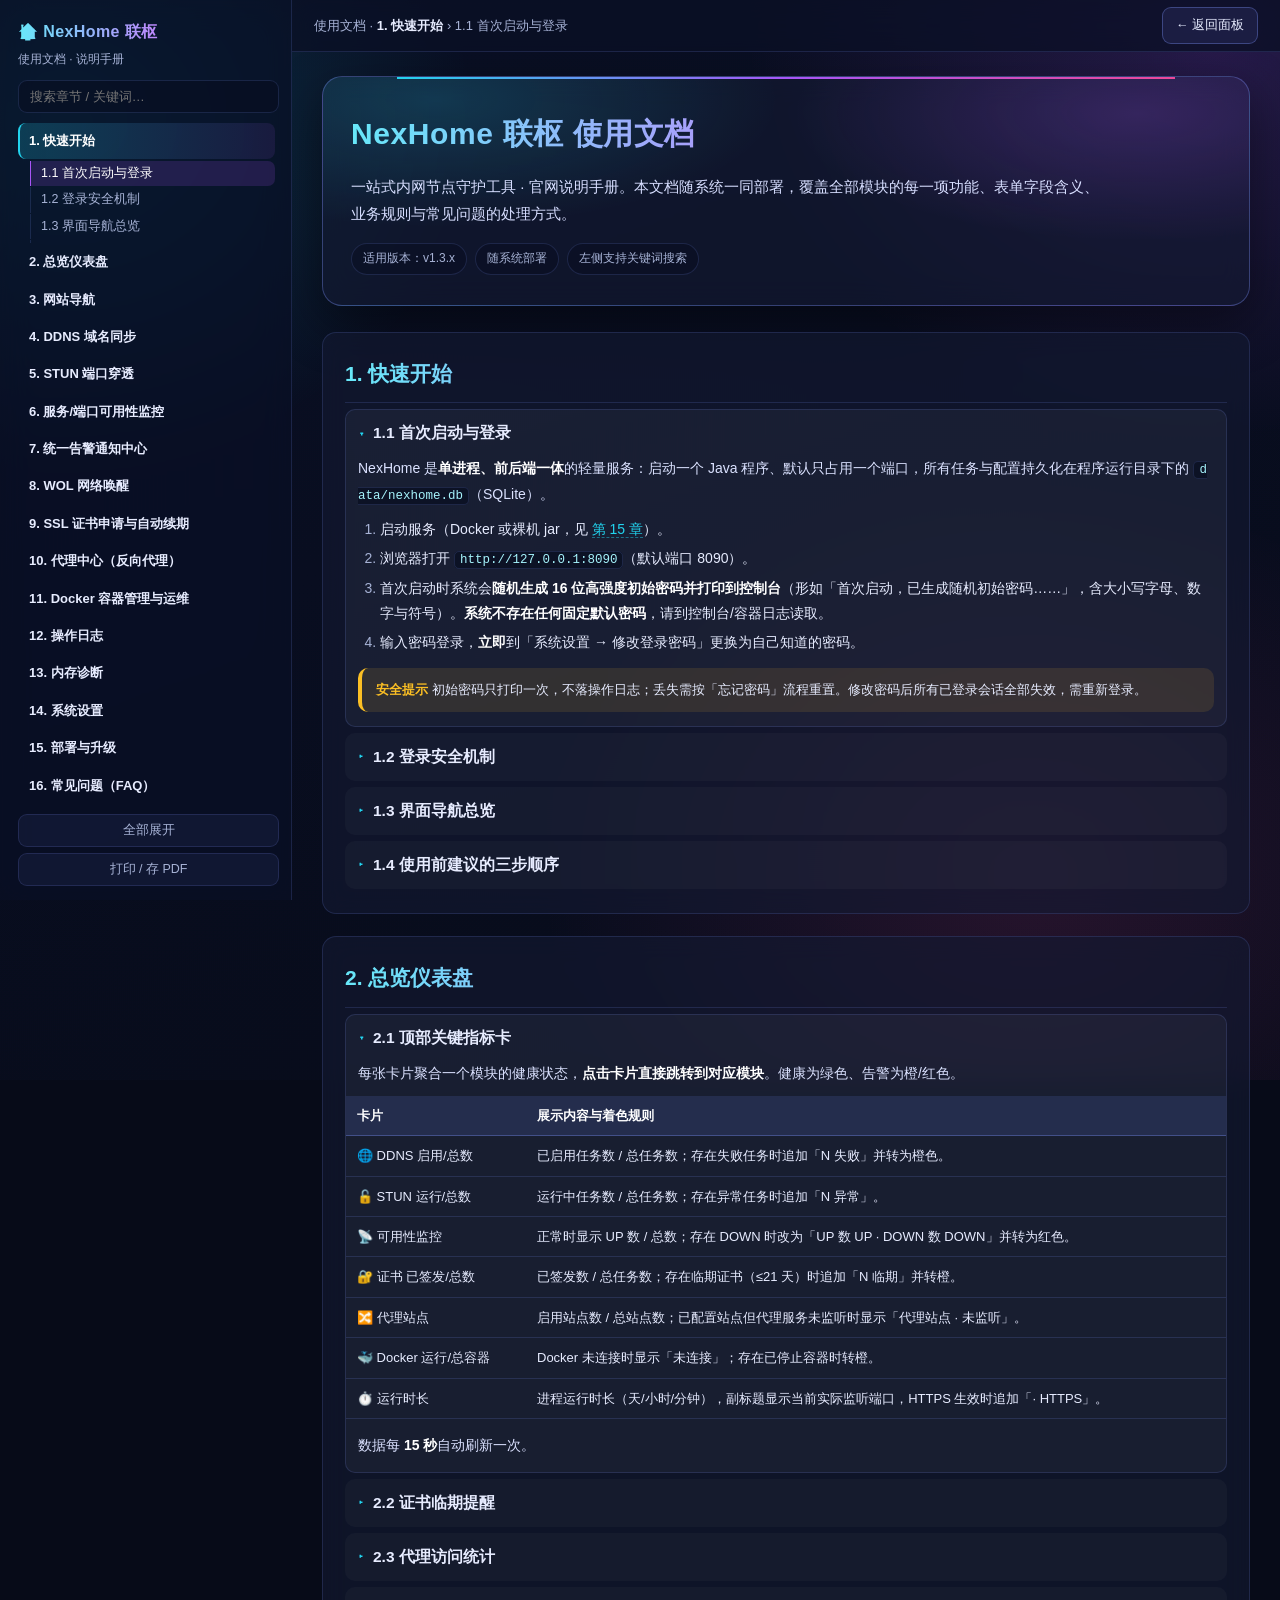
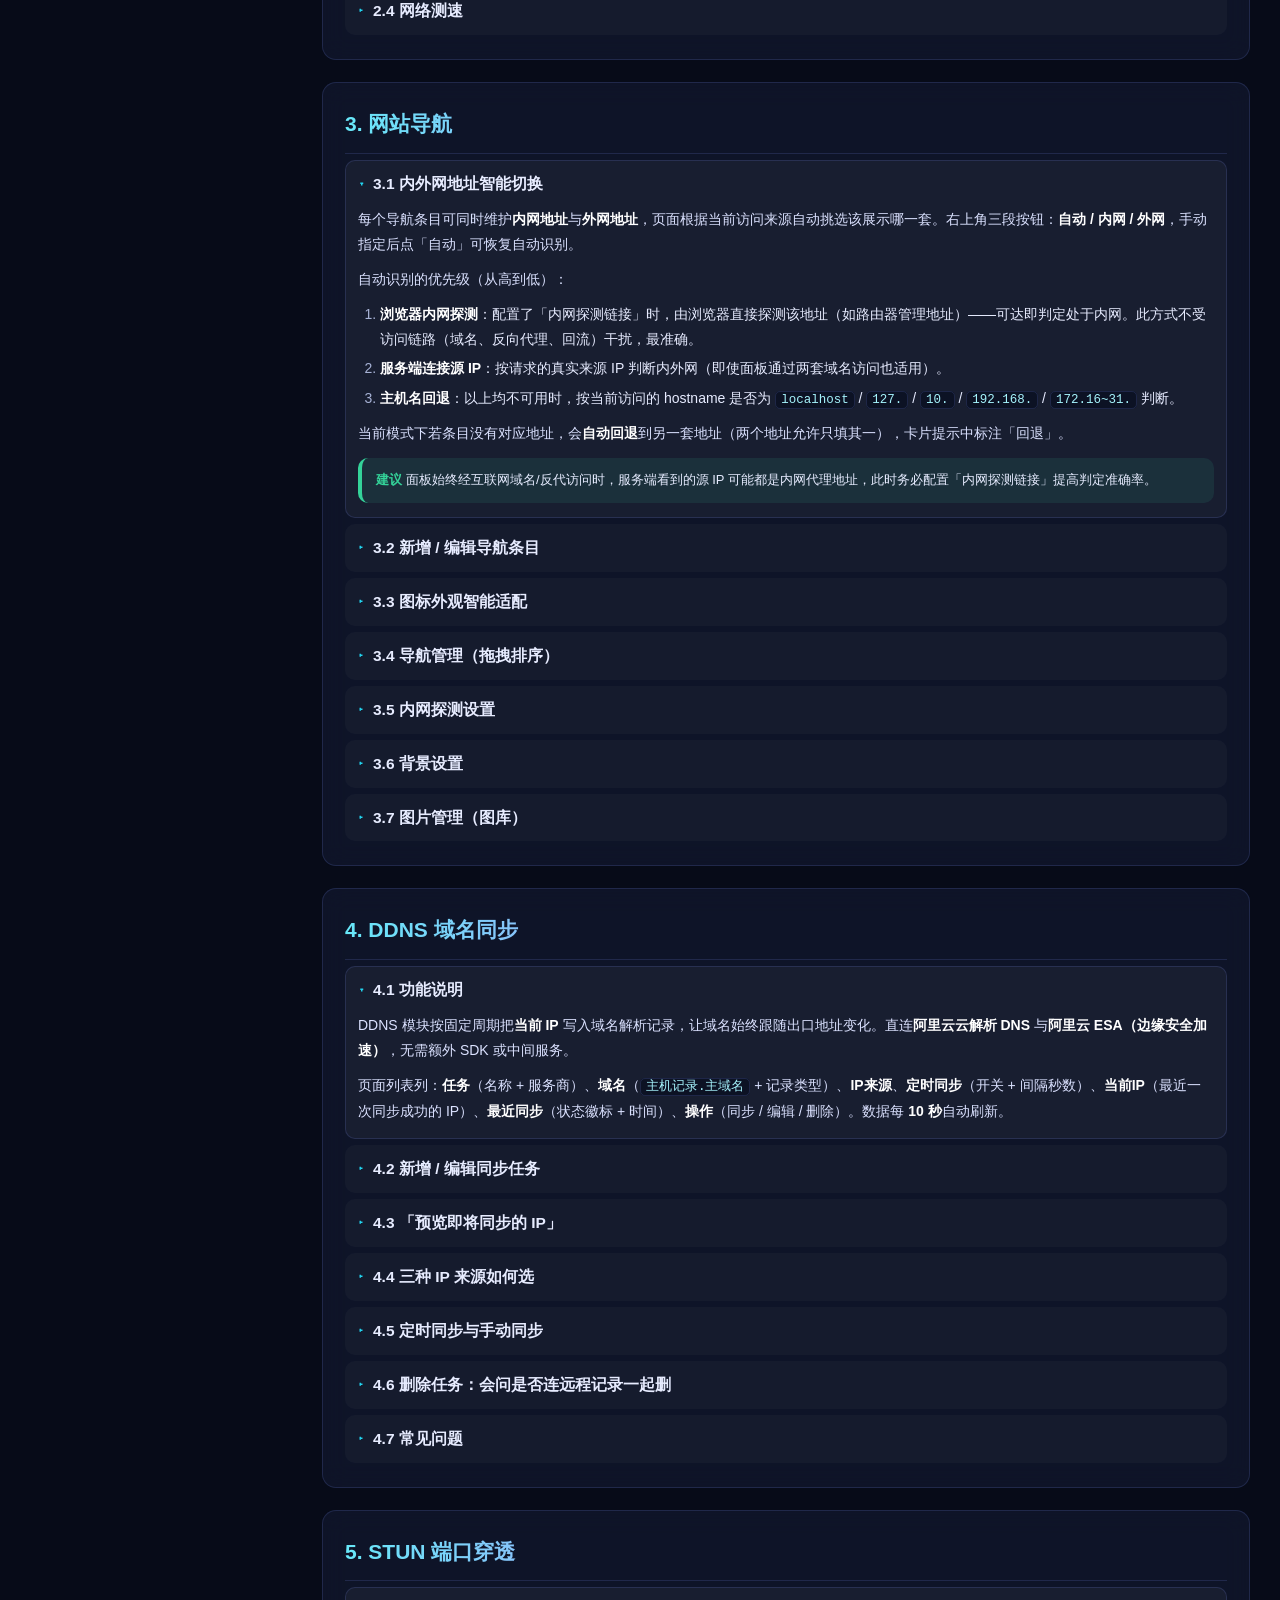
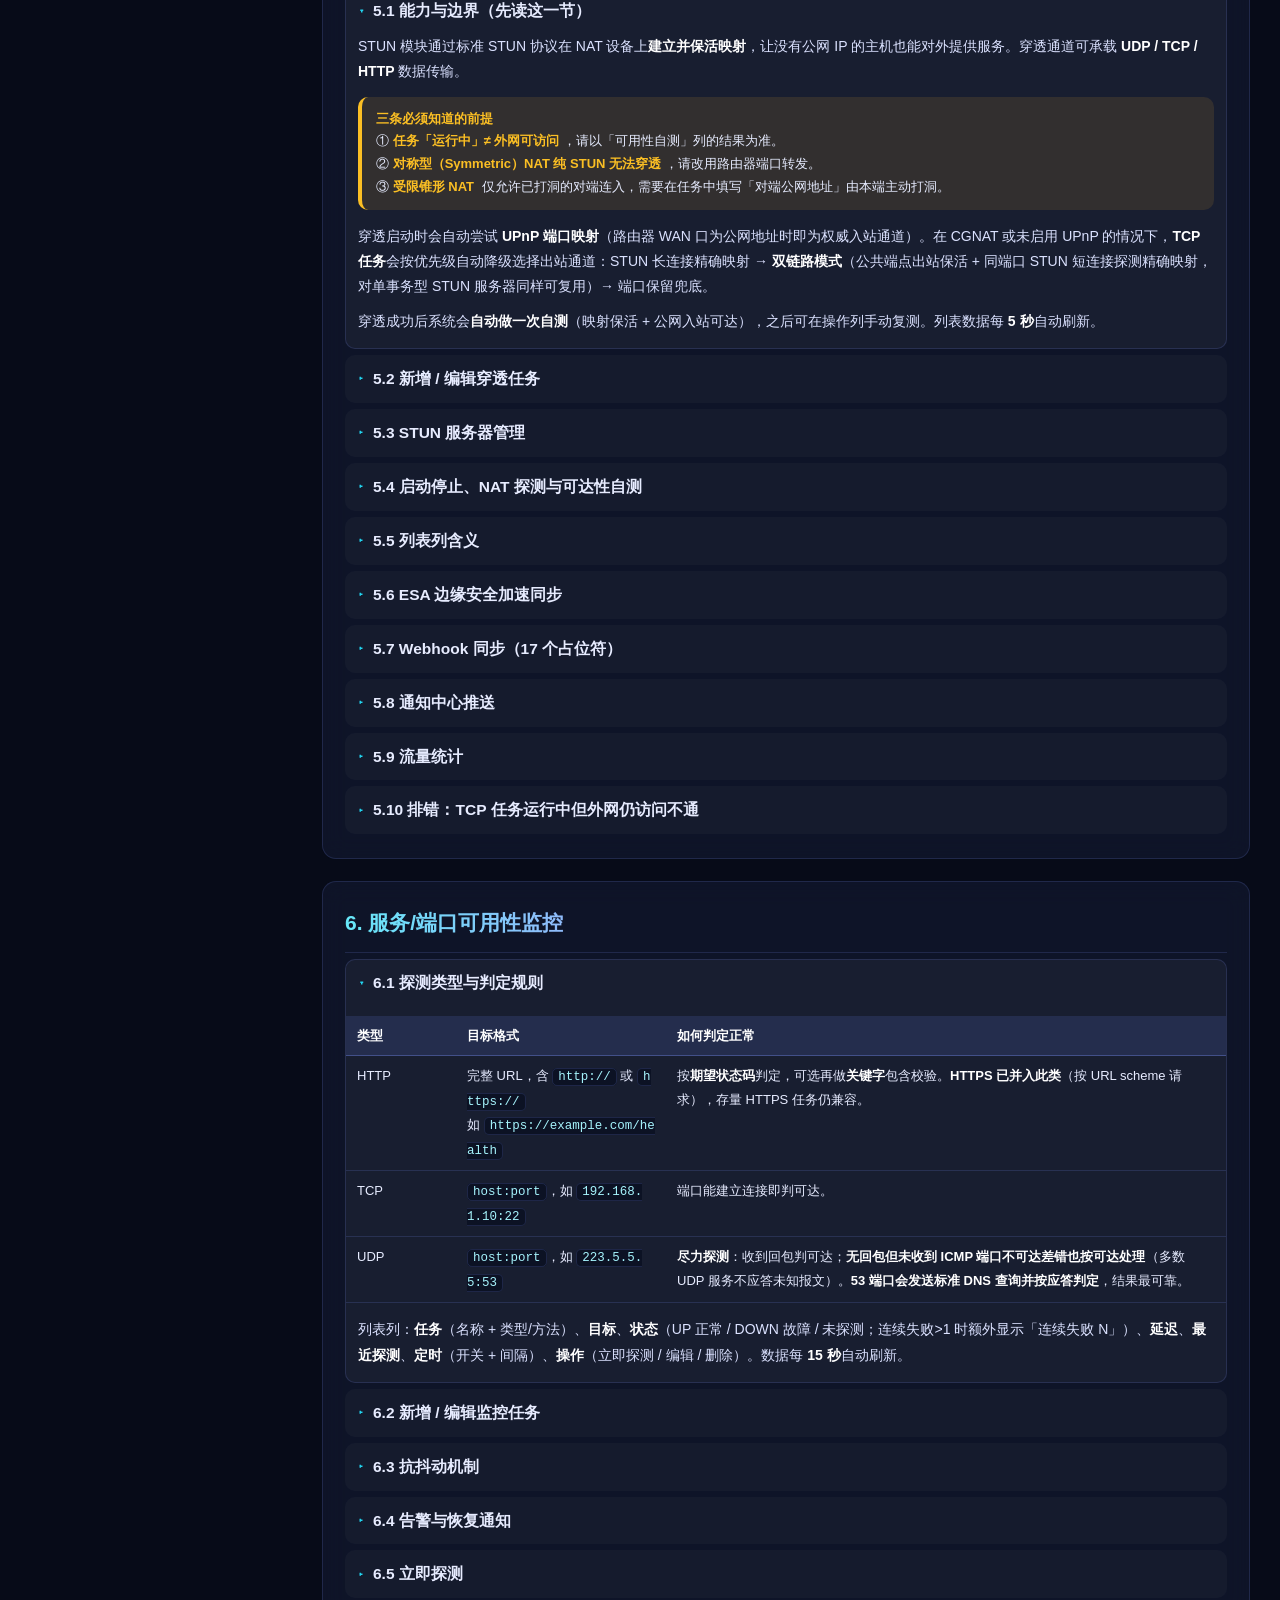
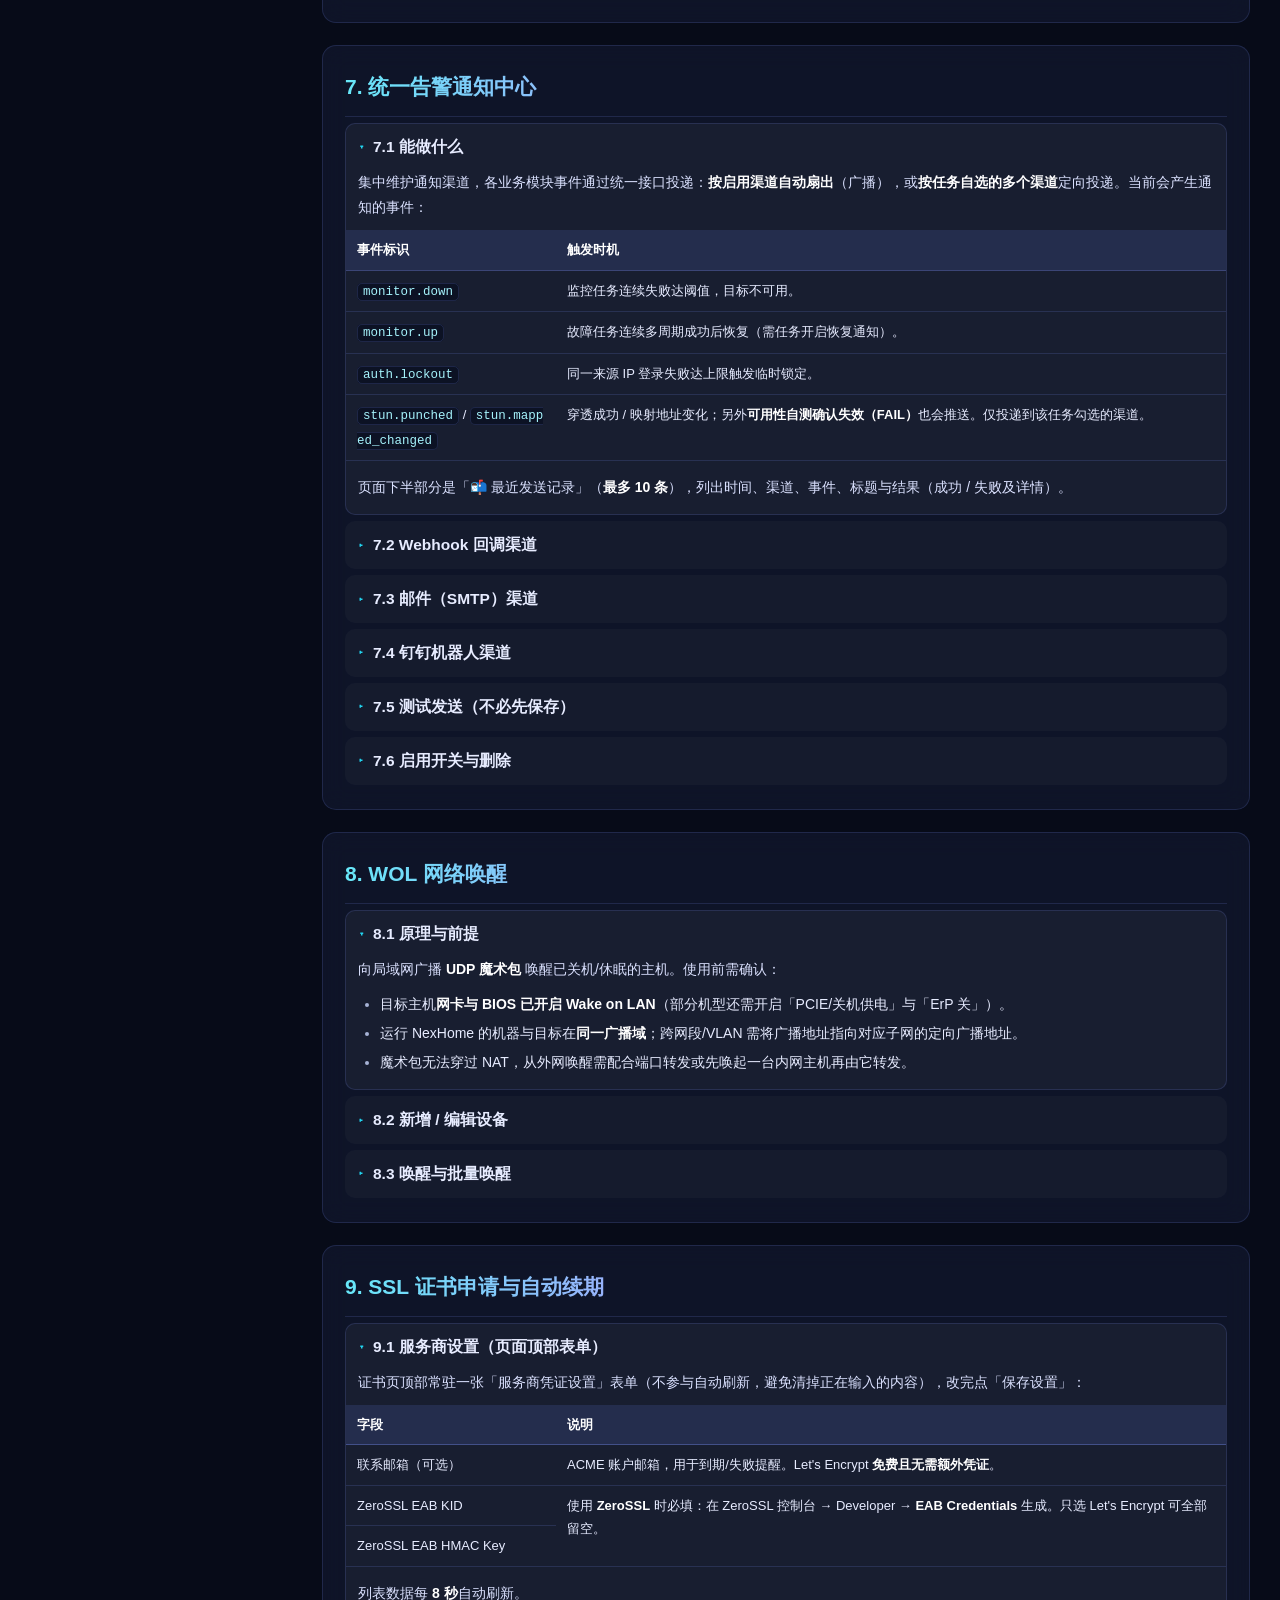
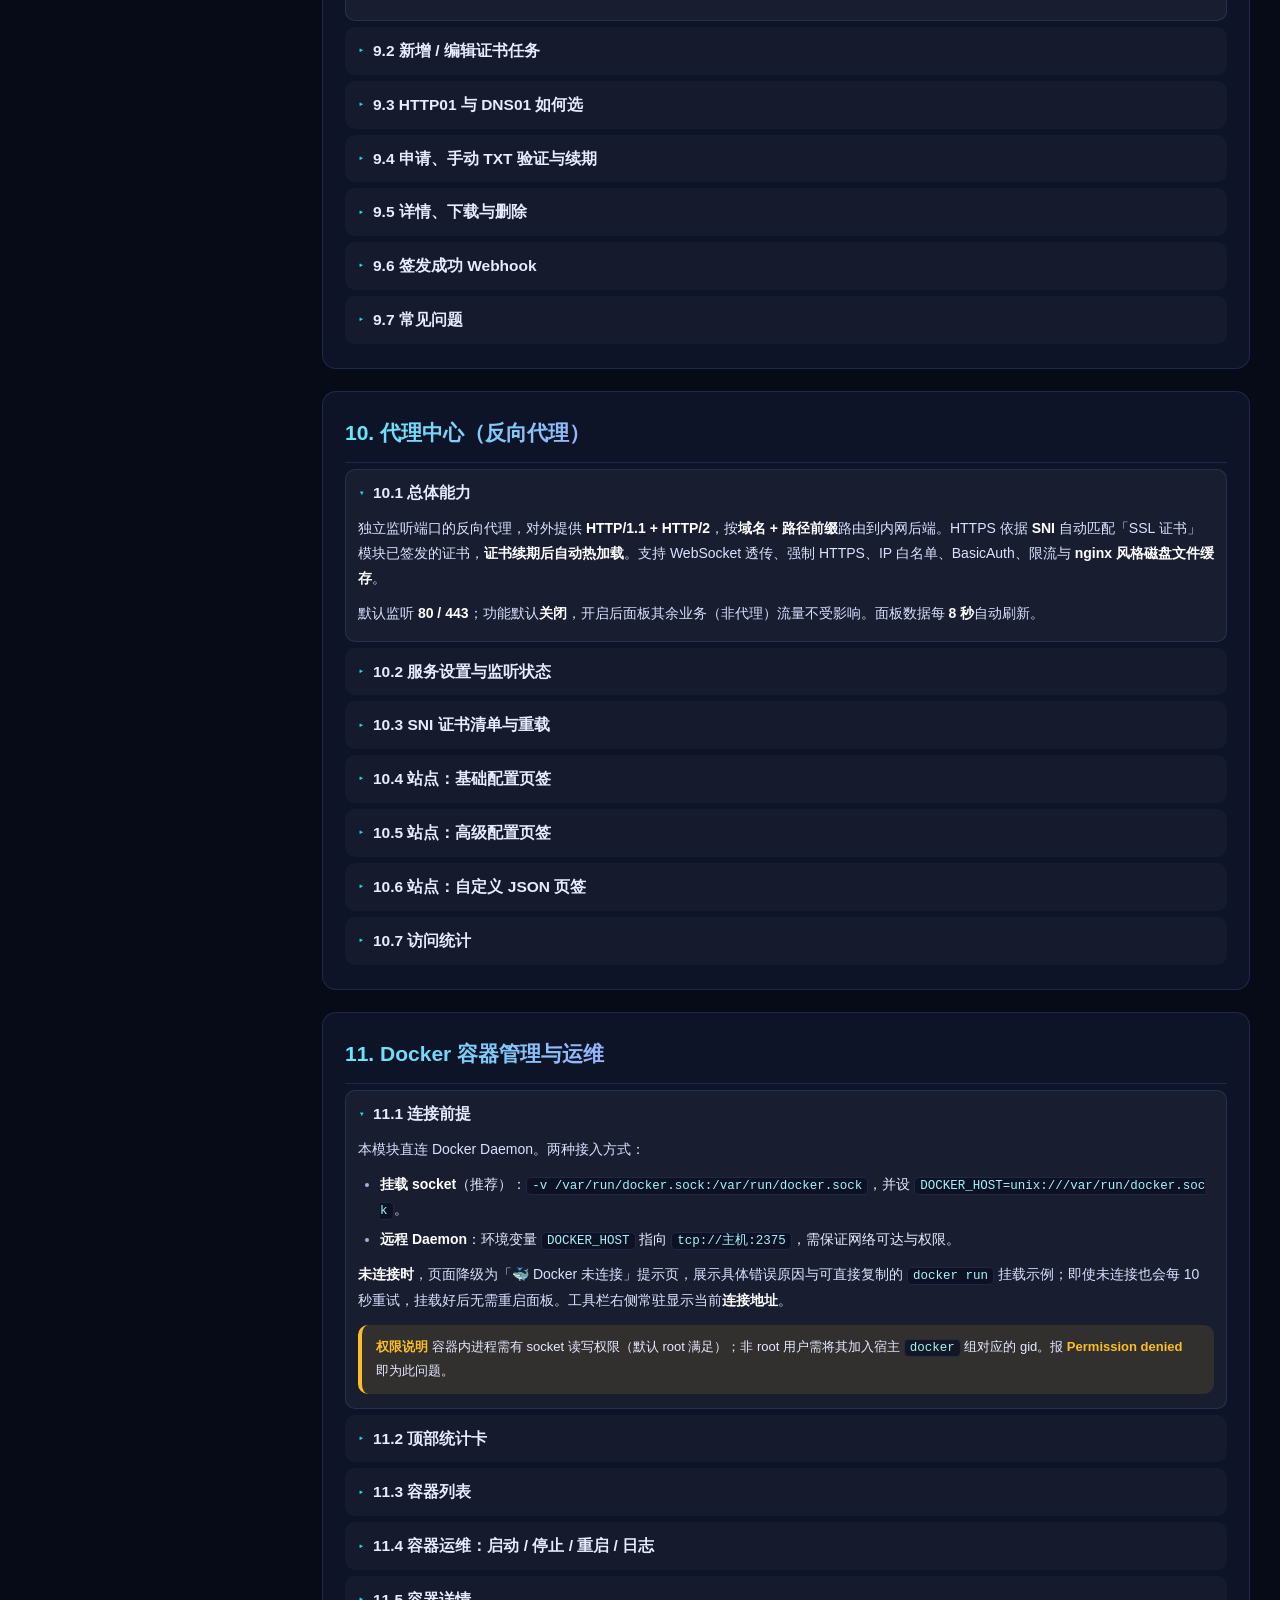
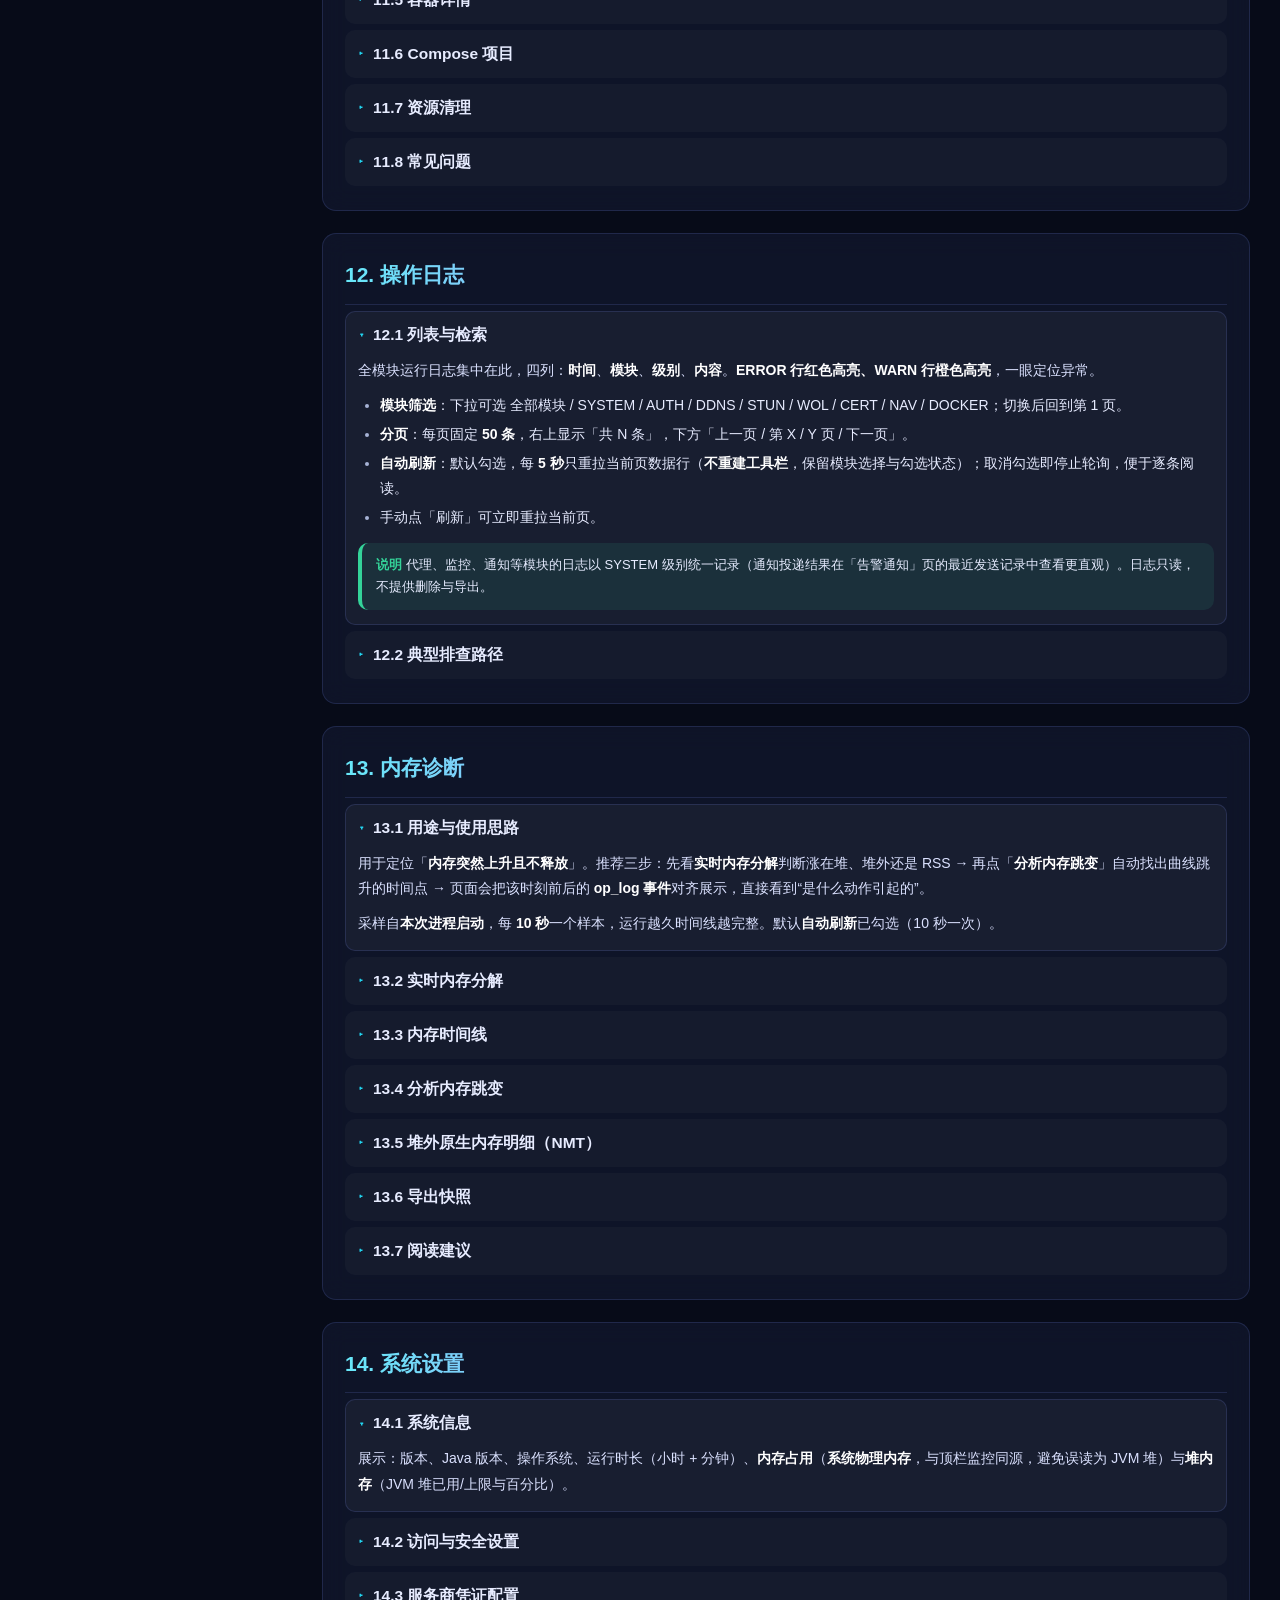
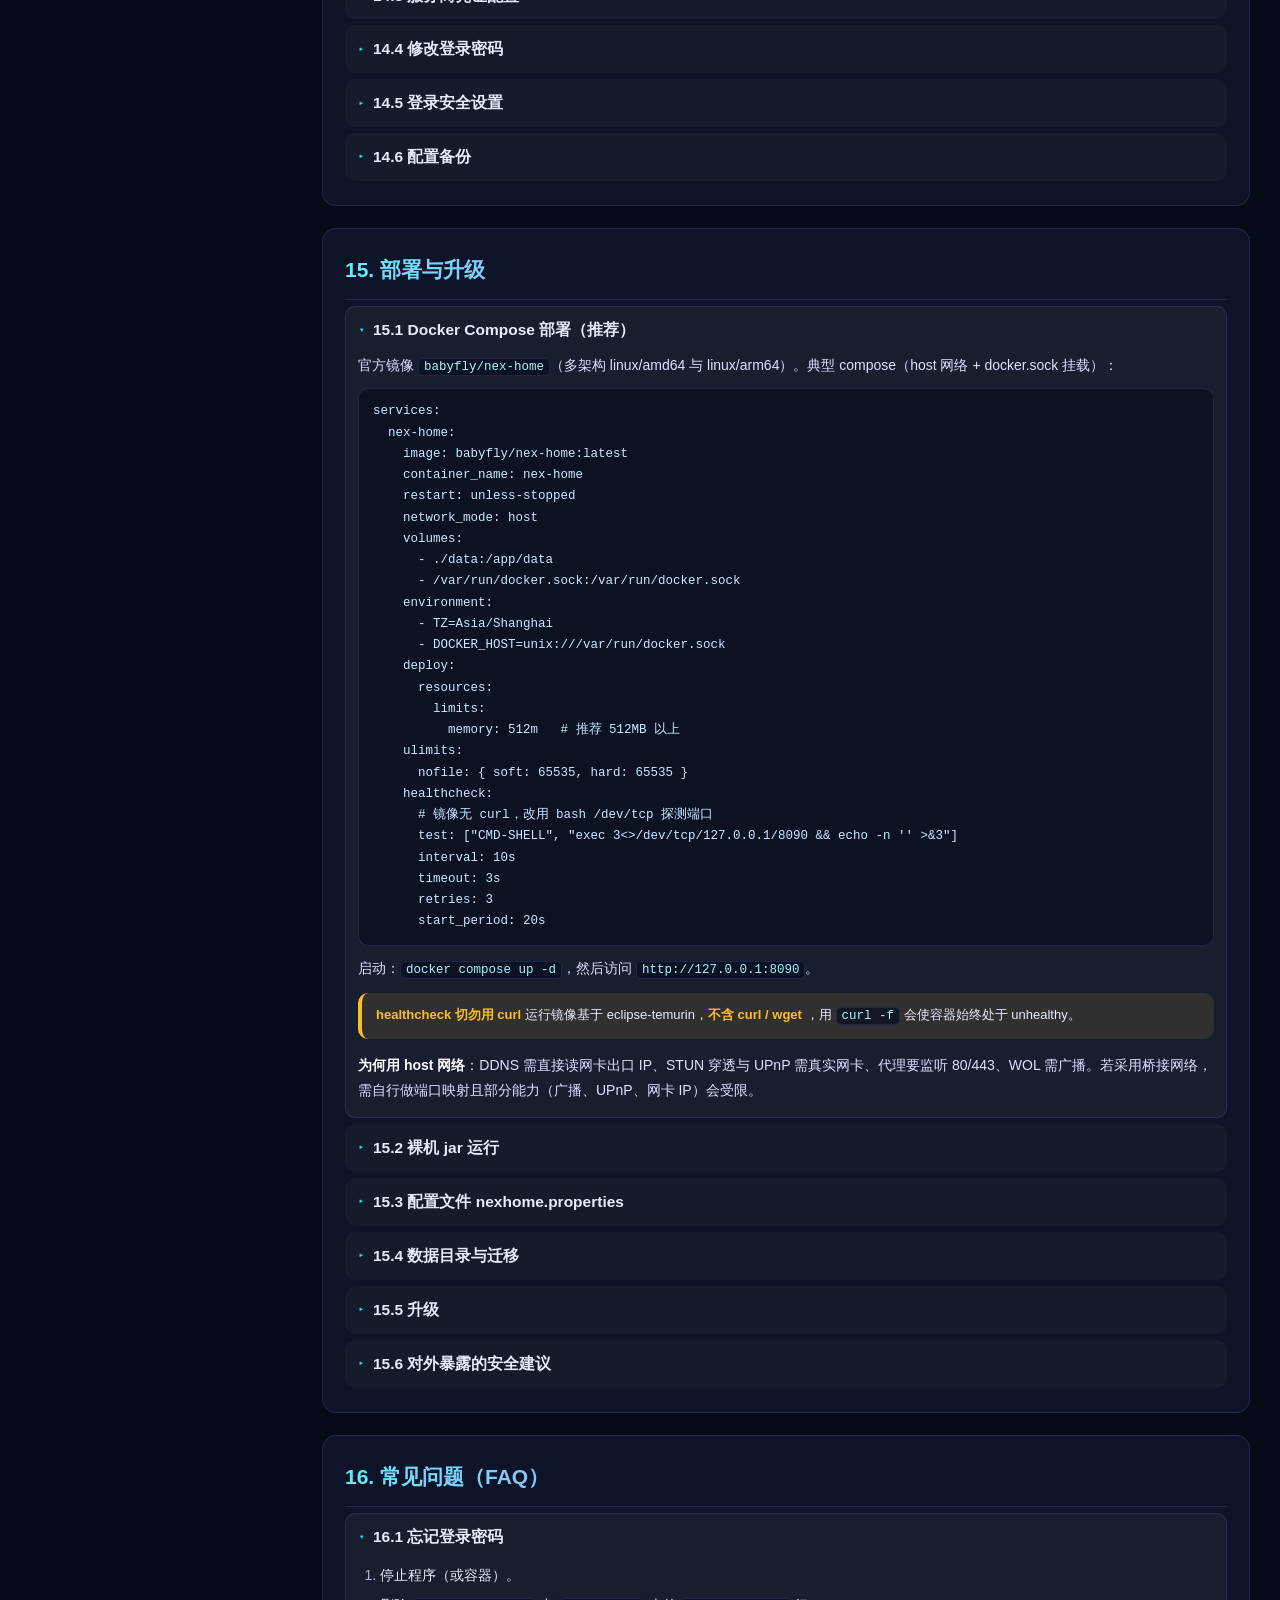
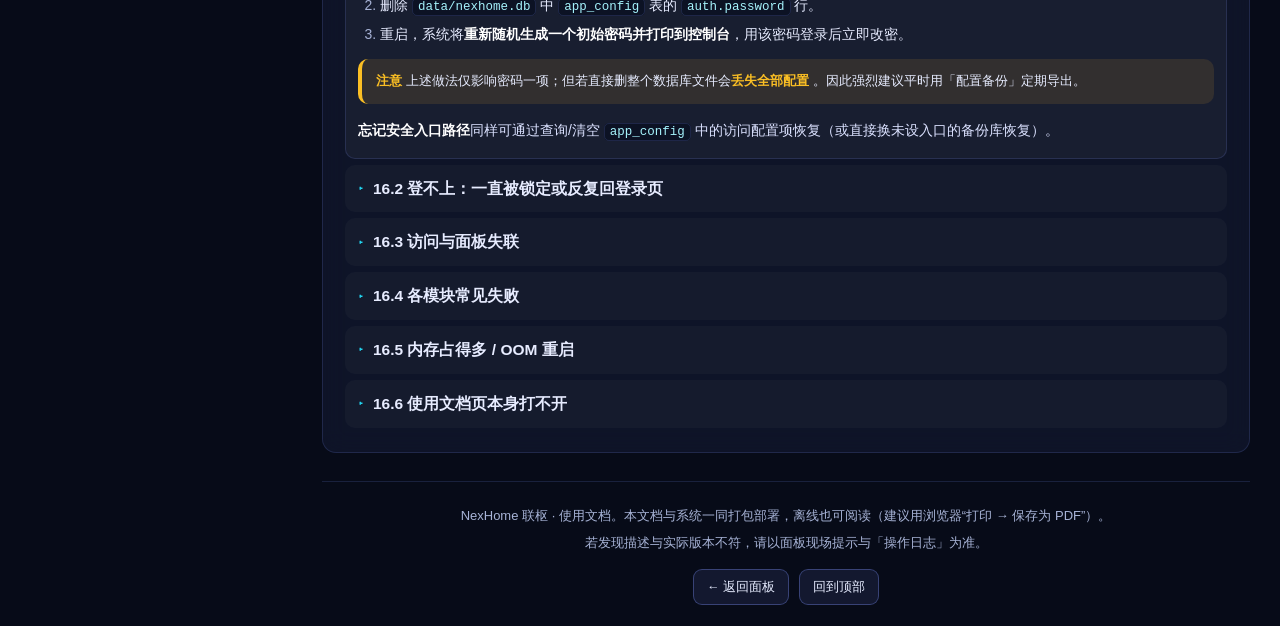
<file: src/main/resources/web/docs.html>
<!DOCTYPE html>
<html lang="zh-CN">
<head>
    <meta charset="UTF-8">
    <meta name="viewport" content="width=device-width, initial-scale=1.0">
    <title>NexHome 联枢 · 使用文档</title>
    <link rel="stylesheet" href="docs.css">
    <link rel="icon" href="data:image/svg+xml,<svg xmlns='http://www.w3.org/2000/svg' viewBox='0 0 100 100'><text y='.9em' font-size='90'>📖</text></svg>">
</head>
<body>
<div class="doc-shell">

    <!-- 左侧目录 -->
    <aside class="doc-side" id="docSide">
        <div class="doc-side-head">
            <div class="doc-logo">🏠 NexHome 联枢</div>
            <div class="doc-sub">使用文档 · 说明手册</div>
            <input type="search" id="docSearch" placeholder="搜索章节 / 关键词…" autocomplete="off">
        </div>
        <nav class="doc-toc" id="docToc"></nav>
        <div class="doc-side-foot">
            <button type="button" class="doc-linkbtn" id="btnExpandAll">全部展开</button>
            <button type="button" class="doc-linkbtn" id="btnPrint">打印 / 存 PDF</button>
        </div>
    </aside>

    <!-- 正文 -->
    <main class="doc-main">
        <header class="doc-topbar">
            <button type="button" class="doc-burger" id="btnMenu">☰</button>
            <span class="doc-crumb" id="docCrumb">使用文档</span>
            <div class="doc-topbar-actions">
                <a class="doc-btn" id="btnBackPanel" href="index.html">← 返回面板</a>
            </div>
        </header>

        <article class="doc-article">
            <div class="doc-hero">
                <h1>NexHome 联枢 使用文档</h1>
                <p class="doc-lead">一站式内网节点守护工具 · 官网说明手册。本文档随系统一同部署，覆盖全部模块的每一项功能、表单字段含义、业务规则与常见问题的处理方式。</p>
                <div class="doc-hero-meta">
                    <span>适用版本：v1.3.x</span>
                    <span>随系统部署</span>
                    <span>左侧支持关键词搜索</span>
                </div>
            </div>

            <section class="doc-sec" id="sec-start">
                <h2>1. 快速开始</h2>
                <details class="doc-sub-sec" open>
                    <summary><h3>1.1 首次启动与登录</h3></summary>
                    <p>NexHome 是<b>单进程、前后端一体</b>的轻量服务：启动一个 Java 程序、默认只占用一个端口，所有任务与配置持久化在程序运行目录下的 <code>data/nexhome.db</code>（SQLite）。</p>
                    <ol>
                        <li>启动服务（Docker 或裸机 jar，见 <a href="#sec-deploy">第 15 章</a>）。</li>
                        <li>浏览器打开 <code>http://127.0.0.1:8090</code>（默认端口 8090）。</li>
                        <li>首次启动时系统会<b>随机生成 16 位高强度初始密码并打印到控制台</b>（形如「首次启动，已生成随机初始密码……」，含大小写字母、数字与符号）。<b>系统不存在任何固定默认密码</b>，请到控制台/容器日志读取。</li>
                        <li>输入密码登录，<b>立即</b>到「系统设置 → 修改登录密码」更换为自己知道的密码。</li>
                    </ol>
                    <div class="doc-note warn"><b>安全提示</b>初始密码只打印一次，不落操作日志；丢失需按「忘记密码」流程重置。修改密码后所有已登录会话全部失效，需重新登录。</div>
                </details>
                <details class="doc-sub-sec">
                    <summary><h3>1.2 登录安全机制</h3></summary>
                    <table>
                        <thead><tr><th style="width:170px">机制</th><th>说明</th></tr></thead>
                        <tbody>
                        <tr><td>失败锁定</td><td>同一来源 IP 连续登录失败达到上限（默认 <b>3 次</b>）后，该 IP 临时锁定 <b>30 分钟</b>；成功登录后计数清零。阈值与时长可在「系统设置 → 登录安全设置」调整（次数 1~100，时长 1~1440 分钟）。失败计数为进程内存态，<b>重启进程后归零</b>。触发锁定时会向通知中心已启用渠道推送 <code>auth.lockout</code> 告警。</td></tr>
                        <tr><td>单点登录</td><td>系统强制单点登录：新设备登录会自动注销之前的会话，旧标签页再次请求将被踢回登录页。</td></tr>
                        <tr><td>会话有效期</td><td>登录后颁发的 Token 有效期 <b>24 小时</b>，过期后需重新登录。</td></tr>
                        <tr><td>接口鉴权</td><td>除登录与登录状态检查外，所有 <code>/api/**</code> 接口都需携带 Token（请求头 <code>X-Token</code> 或查询参数 <code>token</code>）。</td></tr>
                        </tbody>
                    </table>
                </details>
                <details class="doc-sub-sec">
                    <summary><h3>1.3 界面导航总览</h3></summary>
                    <p>左侧菜单共 13 个页面，自上而下依次为：</p>
                    <table>
                        <thead><tr><th style="width:150px">页面</th><th>作用</th><th style="width:180px">详见</th></tr></thead>
                        <tbody>
                        <tr><td>📊 总览</td><td>聚合所有模块健康状态、代理访问统计、网络测速</td><td><a href="#sec-dashboard">第 2 章</a></td></tr>
                        <tr><td>🧭 网站导航</td><td>内外网双地址卡片入口，自动切换</td><td><a href="#sec-nav">第 3 章</a></td></tr>
                        <tr><td>🌐 DDNS 同步</td><td>域名解析记录跟随 IP 自动更新</td><td><a href="#sec-ddns">第 4 章</a></td></tr>
                        <tr><td>🔓 STUN 穿透</td><td>无公网 IP 时对外提供服务</td><td><a href="#sec-stun">第 5 章</a></td></tr>
                        <tr><td>📡 可用性监控</td><td>HTTP / TCP / UDP 周期探测与告警</td><td><a href="#sec-monitor">第 6 章</a></td></tr>
                        <tr><td>🔔 通知中心</td><td>Webhook / 邮件 / 钉钉渠道集中维护</td><td><a href="#sec-notify">第 7 章</a></td></tr>
                        <tr><td>⚡ WOL 唤醒</td><td>局域网魔术包唤醒主机</td><td><a href="#sec-wol">第 8 章</a></td></tr>
                        <tr><td>🔐 SSL 证书</td><td>证书申请、自动续期、下载</td><td><a href="#sec-cert">第 9 章</a></td></tr>
                        <tr><td>🔀 代理中心</td><td>反向代理、SNI 证书、缓存与统计</td><td><a href="#sec-proxy">第 10 章</a></td></tr>
                        <tr><td>🐳 Docker 容器</td><td>容器观测与起停运维</td><td><a href="#sec-docker">第 11 章</a></td></tr>
                        <tr><td>📋 操作日志</td><td>全模块运行日志检索</td><td><a href="#sec-logs">第 12 章</a></td></tr>
                        <tr><td>🩺 内存诊断</td><td>内存分解、跳变点与日志关联分析</td><td><a href="#sec-diag">第 13 章</a></td></tr>
                        <tr><td>⚙️ 系统设置</td><td>访问配置、HTTPS、安全入口、凭证、密码、备份</td><td><a href="#sec-settings">第 14 章</a></td></tr>
                        </tbody>
                    </table>
                    <p>顶栏右侧常驻 <b>CPU / 内存 / 虚拟内存</b> 三项实时负载（每 5 秒刷新，≥60% 变橙、≥85% 变红），以及 <b>📖 使用文档</b>（打开本页）与 <b>退出登录</b> 按钮。左下角显示当前版本号与 Java 版本。</p>
                </details>
                <details class="doc-sub-sec">
                    <summary><h3>1.4 使用前建议的三步顺序</h3></summary>
                    <ol>
                        <li>「系统设置 → 服务商凭证配置」录入阿里云 AccessKey（若使用 DDNS / 证书 DNS01 自动验证 / ESA 同步）。</li>
                        <li>「通知中心」建好至少一个可用渠道并「测试发送」通过，后续所有告警才有出口。</li>
                        <li>「系统设置 → 访问与安全设置」按需改端口、开 HTTPS、设安全入口。</li>
                    </ol>
                </details>
            </section>

            <section class="doc-sec" id="sec-dashboard">
                <h2>2. 总览仪表盘</h2>
                <details class="doc-sub-sec" open>
                    <summary><h3>2.1 顶部关键指标卡</h3></summary>
                    <p>每张卡片聚合一个模块的健康状态，<b>点击卡片直接跳转到对应模块</b>。健康为绿色、告警为橙/红色。</p>
                    <table>
                        <thead><tr><th style="width:180px">卡片</th><th>展示内容与着色规则</th></tr></thead>
                        <tbody>
                        <tr><td>🌐 DDNS 启用/总数</td><td>已启用任务数 / 总任务数；存在失败任务时追加「N 失败」并转为橙色。</td></tr>
                        <tr><td>🔓 STUN 运行/总数</td><td>运行中任务数 / 总任务数；存在异常任务时追加「N 异常」。</td></tr>
                        <tr><td>📡 可用性监控</td><td>正常时显示 UP 数 / 总数；存在 DOWN 时改为「UP 数 UP · DOWN 数 DOWN」并转为红色。</td></tr>
                        <tr><td>🔐 证书 已签发/总数</td><td>已签发数 / 总任务数；存在临期证书（≤21 天）时追加「N 临期」并转橙。</td></tr>
                        <tr><td>🔀 代理站点</td><td>启用站点数 / 总站点数；已配置站点但代理服务未监听时显示「代理站点 · 未监听」。</td></tr>
                        <tr><td>🐳 Docker 运行/总容器</td><td>Docker 未连接时显示「未连接」；存在已停止容器时转橙。</td></tr>
                        <tr><td>⏱️ 运行时长</td><td>进程运行时长（天/小时/分钟），副标题显示当前实际监听端口，HTTPS 生效时追加「· HTTPS」。</td></tr>
                        </tbody>
                    </table>
                    <p>数据每 <b>15 秒</b>自动刷新一次。</p>
                </details>
                <details class="doc-sub-sec">
                    <summary><h3>2.2 证书临期提醒</h3></summary>
                    <p>存在 21 天内到期的已签发证书时，额外出现一张「🔐 证书临期提醒」表，列出任务名、到期日与剩余天数（≤7 天标红）。可跳转到 SSL 证书页处理。</p>
                </details>
                <details class="doc-sub-sec">
                    <summary><h3>2.3 代理访问统计</h3></summary>
                    <p>展示<b>最近 7 天</b>经由代理中心的访问情况，共三块：</p>
                    <ul>
                        <li><b>每日总访问次数</b>折线图：悬浮可查看具体日期与次数（无数据显示「暂无访问数据」）。</li>
                        <li><b>网站访问 TOP10</b>：按域名统计的横向条形榜。</li>
                        <li><b>来源地区 TOP10</b>：基于内置 ip2region 库解析访客 IP 得到的城市/地区榜。</li>
                    </ul>
                    <p>统计口径来自代理中心的访问记录，未启用代理或未配站点时此处为空。</p>
                </details>
                <details class="doc-sub-sec">
                    <summary><h3>2.4 网络测速</h3></summary>
                    <p>测量 <b>浏览器 ↔ 本系统</b> 之间的链路质量，<b>不经任何外部测速服务器</b>，因此可安全用于内网与穿透链路测试。</p>
                    <table>
                        <thead><tr><th style="width:150px">指标</th><th>算法与说明</th></tr></thead>
                        <tbody>
                        <tr><td>延迟</td><td>小载荷连续 HTTP 往返，取<b>中位数</b>（代表链路典型往返，抗尖峰）；下方小字给出最低~最高区间。前两次请求作为握手预热不计入。</td></tr>
                        <tr><td>抖动</td><td>P95 − P50（对应 ITU-T G.114 的网络性抖动 ipdv）。为保证样本量，至少采满 20 个样本或到最长窗口（两倍测量时长）为止，样本偏少时小字会标注「（偏少）」。</td></tr>
                        <tr><td>丢包率</td><td>测量窗口内 5 秒未返回的请求计为一次丢失，按丢失/(成功+丢失) 计算百分比。</td></tr>
                        <tr><td>下载 / 上传速率</td><td><b>6 路并发</b>拉流/推流（等于浏览器同源 HTTP/1.1 连接上限），正式测量前先短时预热全部连接以排除握手与 TCP 慢启动；下载读流放在独立 Worker 线程中，避免页面卡顿干扰测量。结果显示为 Mbps。</td></tr>
                        </tbody>
                    </table>
                    <ul>
                        <li>三个阶段（① 延迟/丢包 → ② 下载 → ③ 上传）各测 <b>10 秒</b>，顶部进度条按阶段权重单调推进并标注「预热/测量」。</li>
                        <li>测速期间自动<b>暂停</b>仪表盘 15 秒刷新与顶栏 5 秒监控轮询，避免抢占连接与 CPU；中途切换页面不会打断测速，回到总览后数值与进度按缓存复原。</li>
                        <li>Worker 不可用的老浏览器会自动回退主线程读流，此时下行数值可能被主线程性能限制。</li>
                    </ul>
                </details>
            </section>

            <section class="doc-sec" id="sec-nav">
                <h2>3. 网站导航</h2>
                <details class="doc-sub-sec" open>
                    <summary><h3>3.1 内外网地址智能切换</h3></summary>
                    <p>每个导航条目可同时维护<b>内网地址</b>与<b>外网地址</b>，页面根据当前访问来源自动挑选该展示哪一套。右上角三段按钮：<b>自动 / 内网 / 外网</b>，手动指定后点「自动」可恢复自动识别。</p>
                    <p>自动识别的优先级（从高到低）：</p>
                    <ol>
                        <li><b>浏览器内网探测</b>：配置了「内网探测链接」时，由浏览器直接探测该地址（如路由器管理地址）——可达即判定处于内网。此方式不受访问链路（域名、反向代理、回流）干扰，最准确。</li>
                        <li><b>服务端连接源 IP</b>：按请求的真实来源 IP 判断内外网（即使面板通过两套域名访问也适用）。</li>
                        <li><b>主机名回退</b>：以上均不可用时，按当前访问的 hostname 是否为 <code>localhost</code> / <code>127.</code> / <code>10.</code> / <code>192.168.</code> / <code>172.16~31.</code> 判断。</li>
                    </ol>
                    <p>当前模式下若条目没有对应地址，会<b>自动回退</b>到另一套地址（两个地址允许只填其一），卡片提示中标注「回退」。</p>
                    <div class="doc-note tip"><b>建议</b>面板始终经互联网域名/反代访问时，服务端看到的源 IP 可能都是内网代理地址，此时务必配置「内网探测链接」提高判定准确率。</div>
                </details>
                <details class="doc-sub-sec">
                    <summary><h3>3.2 新增 / 编辑导航条目</h3></summary>
                    <table>
                        <thead><tr><th style="width:170px">字段</th><th style="width:110px">必填</th><th>说明</th></tr></thead>
                        <tbody>
                        <tr><td>网站名称</td><td>是</td><td>卡片标题。</td></tr>
                        <tr><td>图标</td><td>否</td><td>可「上传图标」（支持 png / jpg / gif / webp / svg / ico），或填写外部图片 URL；「移除」清空。左侧实时预览，加载失败回退为 🌍。</td></tr>
                        <tr><td>描述文字</td><td>否</td><td>鼠标悬停卡片时展示。</td></tr>
                        <tr><td>内网访问地址</td><td>二者其一</td><td>如 <code>http://192.168.1.10:8080</code>。</td></tr>
                        <tr><td>外网访问地址</td><td>二者其一</td><td>如 <code>https://nas.example.com</code>。内/外网地址<b>至少填写一个</b>，否则保存时提示。</td></tr>
                        <tr><td>排序权重</td><td>否</td><td>数字，影响默认顺序；管理视图中的拖拽排序会直接改写顺序。</td></tr>
                        <tr><td>是否启用</td><td>否</td><td>停用的条目不出现在卡片页，仍保留在管理列表中。</td></tr>
                        </tbody>
                    </table>
                    <p>卡片页与条目均可直接「编辑」「删除」（删除有二次确认）。点击卡片在新标签页打开链接。</p>
                </details>
                <details class="doc-sub-sec">
                    <summary><h3>3.3 图标外观智能适配</h3></summary>
                    <p>渲染卡片时系统会读取图标像素，按「四角不透明度 + 不透明覆盖率」自动判定形状并套用对应的托底样式：<b>方角 / 圆角 / 圆形 / 不规则</b>（镂空字标等低覆盖图形归不规则，需底板托底），同时提取不透明区域主色作为卡片悬停辉光（过暗自动提亮）。外链图标若没有 CORS 授权、非图片或分析超时，会静默回退为通用玻璃框，不影响展示。</p>
                </details>
                <details class="doc-sub-sec">
                    <summary><h3>3.4 导航管理（拖拽排序）</h3></summary>
                    <p>卡片页右上「🛠 管理导航」进入表格视图，展示图标缩略、名称、内/外网地址、启用状态。左侧 ⠿ 手柄可<b>拖动行调整顺序，松开自动保存</b>。</p>
                </details>
                <details class="doc-sub-sec">
                    <summary><h3>3.5 内网探测设置</h3></summary>
                    <p>管理视图中的「🔌 内网探测」用于填写探测链接（留空关闭）。填写后面板加载时会用 <code>no-cors</code> 请求该地址（不读取内容、带时间戳穿透缓存），超时或失败按不可达处理。</p>
                    <ul>
                        <li>建议填写<b>内网特有</b>地址（路由器、NAS 管理页），若其他局域网也使用该地址（如 <code>192.168.1.1</code>）可能误判为内网。</li>
                        <li>面板经 <b>HTTPS</b> 访问时浏览器会拦截 <code>http://</code> 探测链接（混合内容），请改填内网 https 地址，或经 http 访问面板。</li>
                    </ul>
                </details>
                <details class="doc-sub-sec">
                    <summary><h3>3.6 背景设置</h3></summary>
                    <p>「🌄 背景设置」可为导航首页指定背景图（留空恢复默认浅色底），背景经模糊处理后铺满首页，仅影响观感。支持两种来源：</p>
                    <ul>
                        <li><b>系统内路径</b>：① 「图片管理」上传的图片，形如 <code>/nav-icons/xxx.png</code>；② 自行放入程序 <code>data/images</code> 目录的文件，以 <code>/images/bg.png</code> 引用。</li>
                        <li><b>外部直链</b>：任意 <code>http(s)</code> 图片地址。</li>
                    </ul>
                    <p>可点「从图库选择」直接挑图回填。</p>
                </details>
                <details class="doc-sub-sec">
                    <summary><h3>3.7 图片管理（图库）</h3></summary>
                    <p>「🖼 图片管理」集中维护上传的图片，可用于导航图标与背景图：</p>
                    <ul>
                        <li><b>上传</b>：png / jpg / gif / webp / svg / ico；上传接口单请求上限 8MB，业务层对图标文件另有 <b>2MB</b> 上限，超出会给出友好报错。</li>
                        <li><b>预览</b>：点缩略图叠层查看原图，可顺手复制路径。</li>
                        <li><b>复制路径</b>：便于粘贴到背景地址或图标 URL 输入框。</li>
                        <li><b>引用提示</b>：列表会显示该图被哪些导航/背景引用。</li>
                        <li><b>删除</b>：仍被导航图标或背景引用的图片会被后端拒绝删除。</li>
                        <li><b>选图模式</b>：从背景设置进入时点「选用」即把路径回传给表单。</li>
                    </ul>
                </details>
            </section>

            <section class="doc-sec" id="sec-ddns">
                <h2>4. DDNS 域名同步</h2>
                <details class="doc-sub-sec" open>
                    <summary><h3>4.1 功能说明</h3></summary>
                    <p>DDNS 模块按固定周期把<b>当前 IP</b> 写入域名解析记录，让域名始终跟随出口地址变化。直连<b>阿里云云解析 DNS</b> 与<b>阿里云 ESA（边缘安全加速）</b>，无需额外 SDK 或中间服务。</p>
                    <p>页面列表列：<b>任务</b>（名称 + 服务商）、<b>域名</b>（<code>主机记录.主域名</code> + 记录类型）、<b>IP来源</b>、<b>定时同步</b>（开关 + 间隔秒数）、<b>当前IP</b>（最近一次同步成功的 IP）、<b>最近同步</b>（状态徽标 + 时间）、<b>操作</b>（同步 / 编辑 / 删除）。数据每 <b>10 秒</b>自动刷新。</p>
                </details>
                <details class="doc-sub-sec">
                    <summary><h3>4.2 新增 / 编辑同步任务</h3></summary>
                    <p>点击右上「＋ 新增同步任务」，字段如下（<b>带 * 为必填</b>）：</p>
                    <table>
                        <thead><tr><th style="width:180px">字段</th><th style="width:80px">必填</th><th>说明</th></tr></thead>
                        <tbody>
                        <tr><td>任务名称</td><td>是</td><td>便于识别的自定义名称。</td></tr>
                        <tr><td>服务商</td><td>是</td><td><b>阿里云DNS</b>（云解析 DNS）或 <b>阿里云ESA</b>。切换为 ESA 时表单会额外出现「ESA 站点」选择区。</td></tr>
                        <tr><td>主域名</td><td>是</td><td>如 <code>example.com</code>（不带主机记录）。</td></tr>
                        <tr><td>主机记录</td><td>是</td><td>如 <code>www</code>、<code>@</code>、<code>nas</code>。最终记录为 <code>主机记录.主域名</code>。</td></tr>
                        <tr><td>记录类型</td><td>—</td><td><b>A</b>（IPv4）或 <b>AAAA</b>（IPv6）。需与所选 IP 来源返回的地址族一致，否则同步会失败。</td></tr>
                        <tr><td>TTL（秒）</td><td>—</td><td>解析缓存时间，<b>最小 60</b>，默认 <b>600</b>。频繁变更 IP 时可调小，但过小会增加查询量。</td></tr>
                        <tr><td>IP 来源</td><td>是</td><td><b>公网接口自动获取</b> / <b>本机网卡</b> / <b>手动输入</b>，详见 4.3。</td></tr>
                        <tr><td>网卡</td><td>—</td><td>仅「本机网卡」模式显示。<b>留空 = 自动选择</b>（取第一个非回环、支持广播的网卡）；下拉列表来自实时枚举，多网卡机器建议显式指定。</td></tr>
                        <tr><td>手动 IP</td><td>条件必填</td><td>仅「手动输入」模式显示且必填，用于 IP 固定但无法自动获取的场景。</td></tr>
                        <tr><td>阿里云凭证</td><td>是</td><td>下拉选择在「系统设置 → 服务商凭证配置」中维护的 AccessKey；选「手动填写 AccessKey」则需自行填 ID / Secret。下拉<b>只列出与当前服务商类型匹配的凭证</b>（ALIYUN_DNS / ALIYUN_ESA 都归属阿里云），已引用的配置在编辑时始终保留。</td></tr>
                        <tr><td>AccessKey ID / Secret</td><td>条件必填</td><td>仅在未选择凭证配置时显示必填。<b>建议使用 RAM 子账号</b>，仅授予 <code>AliyunDNSFullAccess</code> 或 ESA 解析相关权限。</td></tr>
                        <tr><td>ESA 站点</td><td>条件必填</td><td>仅服务商为 ESA 时显示。点「加载站点」由 ESA API 实时拉取，显示形如「站点名（SiteId: 1234567890，生效状态）」；若原 SiteId 已不在列表中，会保留该项并标注「当前站点，未在阿里云列表中找到」，避免编辑回显丢失。</td></tr>
                        <tr><td>同步间隔（秒）</td><td>—</td><td><b>最小 60</b>，默认 <b>300</b>。</td></tr>
                        <tr><td>启用定时同步</td><td>—</td><td>停用后仍可手动点「同步」执行一次。</td></tr>
                        </tbody>
                    </table>
                </details>
                <details class="doc-sub-sec">
                    <summary><h3>4.3 「预览即将同步的 IP」</h3></summary>
                    <p>表单中「IP 预览」区的按钮，按<b>当前尚未保存的 IP 来源配置</b>实时解析一次并绿色显示结果（失败时红色显示原因）。用于在保存前确认「本机网卡」选对了网卡、「公网接口」拿到的确实是出口公网 IP，避免把错误地址写进线上解析。</p>
                </details>
                <details class="doc-sub-sec">
                    <summary><h3>4.4 三种 IP 来源如何选</h3></summary>
                    <table>
                        <thead><tr><th style="width:150px">模式</th><th>适用场景与注意</th></tr></thead>
                        <tbody>
                        <tr><td>公网接口自动获取</td><td>最常见。通过外部接口获取本机出口公网 IP，适用于宽带拨号动态公网 IP。<b>注意</b>：处于运营商 NAT（CGNAT）下时拿到的是共享出口地址，指向本机不一定可达，此时应改用 STUN 穿透（<a href="#sec-stun">第 5 章</a>）。</td></tr>
                        <tr><td>本机网卡</td><td>本机拥有需要解析出去的地址（如专线公网 IP、IPv6 地址在网卡上）。可指定网卡，留空自动选择。<b>注意</b>：拿到的是内网地址时，公网解析将不可达。</td></tr>
                        <tr><td>手动输入</td><td>地址由外部确定（例如配合 STUN 映射、或固定 another 主机地址）。不会自动变化，仅适合地址稳定的场景。</td></tr>
                        </tbody>
                    </table>
                </details>
                <details class="doc-sub-sec">
                    <summary><h3>4.5 定时同步与手动同步</h3></summary>
                    <ul>
                        <li><b>定时同步</b>：列表中每行的开关控制，开启后按「同步间隔」周期执行；关闭只保留任务配置。切换开关会立即生效并在短提示中反馈。</li>
                        <li><b>手动同步</b>：点行内「同步」按钮立即触发一次。同步为<b>异步</b>执行，页面会在 2 秒、6 秒后各刷新一次列表以显示最终状态（包含「记录已存在因而取消写入」等结果）。</li>
                        <li>同步结果写入「最近同步」列：<b>成功</b>（绿）/<b>失败</b>（红，附原因）；「当前IP」列展示最近同步成功的地址。</li>
                    </ul>
                    <div class="doc-note tip"><b>写入策略</b>目标记录已存在且值一致时按「跳过」处理，不会反复提交；记录值变化时才发起修改。</div>
                </details>
                <details class="doc-sub-sec">
                    <summary><h3>4.6 删除任务：会问是否连远程记录一起删</h3></summary>
                    <p>点「删除」先做常规二次确认，随后<b>再弹一次询问</b>：</p>
                    <ul>
                        <li><b>删除远程</b>：同步删除服务商上的解析记录，之后再删本地任务。</li>
                        <li><b>仅删本地</b>：只删除本地任务配置，<b>保留云端解析记录</b>（适合把域名交给别的管理方式接管）。</li>
                    </ul>
                    <div class="doc-note warn"><b>注意</b>选择「删除远程」后，若该记录正被证书 DNS01、代理站点等使用，将一并失去解析，请先确认影响。</div>
                </details>
                <details class="doc-sub-sec">
                    <summary><h3>4.7 常见问题</h3></summary>
                    <ul>
                        <li><b>报权限错误（Forbidden / NoPermission）</b>：AccessKey 权限策略不足，需包含云解析 DNS（或 ESA）的读写权限；换用系统授权策略 <code>AliyunDNSFullAccess</code> 的 RAM 子账号。</li>
                        <li><b>「加载站点」提示无可用站点</b>：阿里云 ESA 尚未添加站点，请先到 ESA 控制台完成站点接入再回来创建任务。</li>
                        <li><b>同步成功但域名不生效</b>：多为 TTL 缓存未过期，等待一个 TTL 周期；或记录类型（A/AAAA）与实际 IP 地址族不匹配。</li>
                        <li><b>公网接口获取失败</b>：出口接口不可达或本机断网，任务会记为失败并保留上一次成功 IP，可改用「本机网卡」模式验证。</li>
                    </ul>
                    <p>同步失败的具体原因可在「<a href="#sec-logs">操作日志</a>」的 <b>DDNS</b> 模块中查看。</p>
                </details>
            </section>

            <section class="doc-sec" id="sec-stun">
                <h2>5. STUN 端口穿透</h2>
                <details class="doc-sub-sec" open>
                    <summary><h3>5.1 能力与边界（先读这一节）</h3></summary>
                    <p>STUN 模块通过标准 STUN 协议在 NAT 设备上<b>建立并保活映射</b>，让没有公网 IP 的主机也能对外提供服务。穿透通道可承载 <b>UDP / TCP / HTTP</b> 数据传输。</p>
                    <div class="doc-note warn">
                        <b>三条必须知道的前提</b><br>
                        ① <b>任务「运行中」≠ 外网可访问</b>，请以「可用性自测」列的结果为准。<br>
                        ② <b>对称型（Symmetric）NAT 纯 STUN 无法穿透</b>，请改用路由器端口转发。<br>
                        ③ <b>受限锥形 NAT</b> 仅允许已打洞的对端连入，需要在任务中填写「对端公网地址」由本端主动打洞。
                    </div>
                    <p>穿透启动时会自动尝试 <b>UPnP 端口映射</b>（路由器 WAN 口为公网地址时即为权威入站通道）。在 CGNAT 或未启用 UPnP 的情况下，<b>TCP 任务</b>会按优先级自动降级选择出站通道：STUN 长连接精确映射 → <b>双链路模式</b>（公共端点出站保活 + 同端口 STUN 短连接探测精确映射，对单事务型 STUN 服务器同样可复用）→ 端口保留兜底。</p>
                    <p>穿透成功后系统会<b>自动做一次自测</b>（映射保活 + 公网入站可达），之后可在操作列手动复测。列表数据每 <b>5 秒</b>自动刷新。</p>
                </details>
                <details class="doc-sub-sec">
                    <summary><h3>5.2 新增 / 编辑穿透任务</h3></summary>
                    <table>
                        <thead><tr><th style="width:200px">字段</th><th style="width:80px">必填</th><th>说明</th></tr></thead>
                        <tbody>
                        <tr><td>任务名称</td><td>是</td><td>自定义名称，会出现在通知正文与 Webhook 占位符 <code>name</code> 中。</td></tr>
                        <tr><td>穿透协议</td><td>是</td><td><b>UDP</b> 或 <b>TCP</b>。协议决定了通道类型，也影响 ESA 同步行为（UDP 任务不改回源端口）。</td></tr>
                        <tr><td>内网目标 IP</td><td>是</td><td>要对外暴露的服务所在地址，如 <code>192.168.1.10</code>（可以是本机或其他内网主机）。</td></tr>
                        <tr><td>内网目标端口</td><td>是</td><td>1~65535，如 <code>443</code>。</td></tr>
                        <tr><td>本地绑定端口</td><td>—</td><td>默认 <b>0 = 随机</b>。指定固定本地端口可获得更稳定的映射，被占用时会启动失败（状态转为错误）。</td></tr>
                        <tr><td>保活间隔（秒）</td><td>—</td><td><b>最小 10</b>，默认 <b>25</b>。小于 NAT 老化时间才能维持映射；间隔越大映射越容易超时失效。</td></tr>
                        <tr><td>对端公网地址</td><td>—</td><td>TCP 打洞用，形如 <code>203.0.113.5:8080</code>。<b>留空则仅接受入站连接</b>；受限锥形 NAT 下必须填写才能连通。</td></tr>
                        <tr><td>UPnP 端口映射</td><td>—</td><td>默认启用。路由器不支持 UPnP 时可停用，以免每次启动做无用探测（列表中会标注「UPnP 已关闭」）。</td></tr>
                        <tr><td>STUN 服务器</td><td>是</td><td>从服务器库下拉选择（见 5.3），或选「自定义...」手工填写地址与端口。</td></tr>
                        <tr><td>STUN 地址 / 端口</td><td>条件必填</td><td>仅选「自定义」时显示；端口默认 <b>3478</b>。</td></tr>
                        </tbody>
                    </table>
                    <p>表单下方还有三个<b>可选区块</b>：ESA 同步（5.6）、Webhook 同步（5.7）、通知中心推送（5.8）。</p>
                </details>
                <details class="doc-sub-sec">
                    <summary><h3>5.3 STUN 服务器管理</h3></summary>
                    <p>任务页右上「🛠 管理STUN服务器」进入维护页。系统<b>首次运行预置了一批公共种子服务器</b>（小米、谷歌、下一云等常见 STUN 服务，端口默认 3478），可自行增删改：</p>
                    <table>
                        <thead><tr><th style="width:170px">字段</th><th>说明</th></tr></thead>
                        <tbody>
                        <tr><td>服务器名称 *</td><td>如「小米 / 谷歌」，用于任务下拉显示。</td></tr>
                        <tr><td>服务器地址 *</td><td>如 <code>stun.miwifi.com</code>。</td></tr>
                        <tr><td>端口</td><td>默认 <b>3478</b>。</td></tr>
                        <tr><td>STUN-over-TCP 支持</td><td>可点「探测」按钮实测该服务器是否支持 TCP 方式的 STUN 查询（<b>最长约 3 秒</b>出结果）。TCP 任务依赖此项，支持时列表会带标记。</td></tr>
                        </tbody>
                    </table>
                    <div class="doc-note tip"><b>探测无响应怎么办</b>更换服务器（如 <code>stun.qq.com:3478</code>、<code>stun.miwifi.com:3478</code>），并确认本机可正常访问公网 UDP。</div>
                </details>
                <details class="doc-sub-sec">
                    <summary><h3>5.4 启动停止、NAT 探测与可达性自测</h3></summary>
                    <p>任务行状态列有三种：<b>运行中</b>（绿）/ <b>错误</b>（红）/ <b>已停止</b>（灰）。操作列的图标按钮依次为：</p>
                    <table>
                        <thead><tr><th style="width:150px">按钮</th><th>作用</th></tr></thead>
                        <tbody>
                        <tr><td>▶ / ⏸</td><td>启动 / 停止任务（同一位置按状态切换）。</td></tr>
                        <tr><td>📡 探测 NAT 类型</td><td>弹窗展示 <b>NAT 类型</b>、<b>外网映射地址(UDP)</b>，TCP 任务还会给出 <b>TCP 映射地址</b>。任务未运行时结果来自临时端口探测，弹窗会明确标注（对称型 NAT 下与任务映射不同、每次可能变化，属正常现象）。</td></tr>
                        <tr><td>🔎 可达性自测</td><td>仅运行中可用。从公网侧连接外网映射地址，验证「外部真的能进来」；结果显示在「可用性自测」列（OK / FAIL / 重建中，附时间）。<b>这是判断外网可访问的权威依据</b>。</td></tr>
                        <tr><td>🌐 ESA 同步</td><td>仅启用 ESA 同步时显示，手动补一次同步并逐条展示结果（见 5.6）。</td></tr>
                        <tr><td>🔔 通知测试</td><td>仅启用通知推送时显示，按任务勾选渠道试发一条通知（投递异步，结果到「告警通知」页查看）。</td></tr>
                        <tr><td>📊 流量统计</td><td>查看该任务的穿透流量曲线（见 5.9）。</td></tr>
                        <tr><td>✏️ / 🗑️</td><td>编辑 / 删除（删除有二次确认）。</td></tr>
                        </tbody>
                    </table>
                </details>
                <details class="doc-sub-sec">
                    <summary><h3>5.5 列表列含义</h3></summary>
                    <ul>
                        <li><b>内网目标</b>：<code>IP:端口</code>，填了对端公网地址时额外显示「对端: …」。</li>
                        <li><b>STUN服务器</b>：<code>host:port</code>，UPnP 被停用时会标注「UPnP 已关闭」。</li>
                        <li><b>NAT类型</b>：最近一次探测结果（如 完全锥形 / 受限锥形 / 对称型）。</li>
                        <li><b>外网映射地址</b>：当前生效的 <code>IP:端口</code>，即外部访问入口。</li>
                        <li><b>穿透成功时间</b> / <b>流量</b>：本次映射建立时间与累计转发字节数。</li>
                        <li><b>ESA 同步</b>：未启用显示灰「未启用」；启用后按最近结果着色 <b>OK</b>（绿）/ <b>PARTIAL</b>（橙）/ <b>FAIL</b>（红）/「待同步」。</li>
                        <li><b>通知推送</b>：显示已勾选的渠道数；<b>红色「未选渠道」表示启用了但没勾选任何渠道</b>，将不会发送。</li>
                    </ul>
                </details>
                <details class="doc-sub-sec">
                    <summary><h3>5.6 ESA 边缘安全加速同步</h3></summary>
                    <p>启用后，在<b>穿透成功</b>与<b>映射地址变化</b>时自动：把<b>映射 IP 写入 ESA 的 DNS 解析记录</b>、把<b>映射端口写入 ESA 回源规则的 HTTPS 端口</b>，实现「无公网 IP + 域名直连」的自动闭环。</p>
                    <p>配置步骤：启用 → 选择服务商凭证（阿里云）→「拉取站点」选择站点 →「拉取 DNS 解析记录」勾选要写入映射 IP 的记录 →「拉取回源规则」勾选要写入映射端口的规则。<b>站点、记录、规则均由 API 实时拉取供勾选，不需要手工填 ID。</b></p>
                    <div class="doc-note warn">
                        <b>写入规则（重要）</b><br>
                        ① <b>只更新已勾选项，绝不新增或删除</b>云端配置。<br>
                        ② 解析记录<b>仅 A / AAAA 类型生效</b>；多值记录、以及 IPv4↔IPv6 地址族不一致的记录<b>不会被覆盖</b>。<br>
                        ③ 回源端口<b>仅 TCP 任务改动</b>；UDP 任务的映射端口对 HTTPS 回源无意义，只同步解析记录。<br>
                        ④ 回源<b>协议沿用线上现值</b>，本功能只改端口。<br>
                        ⑤ 现值与目标一致时<b>跳过写入</b>。<br>
                        ⑥ 「全局」类型的回源配置不适用端口同步，勾选列表中不展示。
                    </div>
                    <p>快照中已被云端删除的勾选项会以「线上未找到 · 只更新不新增」标记保留（保持勾选状态，便于取消），同步时自动跳过。同步失败<b>只记日志并体现在「ESA 同步」列，不影响穿透本身</b>，可点行内「ESA」手动补一次。手动同步弹窗按「解析记录 / 回源规则」逐条列出 <code>原值 → 新值</code> 与状态（已更新 / 跳过 / 失败）。</p>
                </details>
                <details class="doc-sub-sec">
                    <summary><h3>5.7 Webhook 同步（17 个占位符）</h3></summary>
                    <p>可添加<b>多条</b> Webhook：穿透成功 / 映射地址变化时把结果推送出去。每条可填：地址 URL、方法（GET / POST）、请求头（每行一个 <code>key: value</code>，如 <code>Authorization: Bearer xxx</code>）、JSON 请求体（POST）、自定义参数（GET 查询串，每行 <code>key=value</code>）。</p>
                    <ul>
                        <li><b>POST</b>：请求体中占位符会被替换为实际值；<b>留空则自动发送全部结果字段</b>。</li>
                        <li><b>GET</b>：把结果字段与自定义参数拼为查询串。</li>
                        <li>推送失败<b>仅记日志，不影响穿透</b>。</li>
                    </ul>
                    <p><b>可用占位符共 17 个</b>（在 URL、请求头、参数值、JSON 请求体中均可引用）：</p>
                    <div class="doc-cols">
                        <table>
                            <thead><tr><th style="width:42%">占位符</th><th>说明</th></tr></thead>
                            <tbody>
                            <tr><td><code>${event}</code></td><td>事件类型：<code>stun.punched</code> / <code>stun.mapped_changed</code></td></tr>
                            <tr><td><code>${id}</code></td><td>任务 ID（如 1）</td></tr>
                            <tr><td><code>${name}</code></td><td>任务名称（如 Local-https）</td></tr>
                            <tr><td><code>${protocol}</code></td><td>穿透协议（UDP / TCP）</td></tr>
                            <tr><td><code>${target_ip}</code></td><td>内网目标 IP（如 172.17.1.213）</td></tr>
                            <tr><td><code>${target_port}</code></td><td>内网目标端口（如 443）</td></tr>
                            <tr><td><code>${bind_port}</code></td><td>本地绑定端口（0=随机）</td></tr>
                            <tr><td><code>${stun_host}</code></td><td>STUN 服务器地址（如 stun.nextcloud.com）</td></tr>
                            <tr><td><code>${stun_port}</code></td><td>STUN 服务器端口（如 3478）</td></tr>
                            <tr><td><code>${peer_addr}</code></td><td>对端公网地址（如 203.0.113.5:8080）</td></tr>
                            </tbody>
                        </table>
                        <table>
                            <thead><tr><th style="width:42%">占位符</th><th>说明</th></tr></thead>
                            <tbody>
                            <tr><td><code>${mapped_addr}</code></td><td>穿透后外网映射地址（如 1.2.3.4:5678）</td></tr>
                            <tr><td><code>${mapped_ip}</code></td><td>穿透后外网 IP（如 1.2.3.4）</td></tr>
                            <tr><td><code>${mapped_port}</code></td><td>穿透后外网端口（如 5678）</td></tr>
                            <tr><td><code>${nat_type}</code></td><td>NAT 类型（如 受限锥形、对称型）</td></tr>
                            <tr><td><code>${punched_at}</code></td><td>穿透成功时间（如 2026-10-08 13:50:49）</td></tr>
                            <tr><td><code>${check_result}</code></td><td>自测结果（OK / FAIL / 重建中）</td></tr>
                            <tr><td><code>${status}</code></td><td>任务状态（RUNNING / STOPPED / ERROR）</td></tr>
                            </tbody>
                        </table>
                    </div>
                    <p>示例请求体：<code>{"event":"${event}","task":"${name}","ip":"${mapped_ip}","port":"${mapped_port}","extra":{"key":"value"}}</code></p>
                </details>
                <details class="doc-sub-sec">
                    <summary><h3>5.8 通知中心推送</h3></summary>
                    <p>启用后，在三种时机按<b>勾选的通知渠道</b>（可多选，渠道本身在「<a href="#sec-notify">告警通知</a>」页集中维护）发送通知：① 穿透成功；② 映射地址变化；③ <b>可用性自测确认失效（FAIL）</b>。</p>
                    <ul>
                        <li>通知正文包含：任务名、协议、内网目标、外网映射地址、NAT 类型。</li>
                        <li>投递结果写入「告警通知」页的<b>最近发送记录</b>，不落在任务行上。</li>
                        <li>渠道被删除或停用时<b>自动跳过</b>，不影响穿透；已删除渠道在表单中仍会列出并标注「已删除 · 不会发送」，便于取消选择。</li>
                        <li>保存后可点行内「🔔」试发一次，验证渠道勾选与投递链路。</li>
                    </ul>
                </details>
                <details class="doc-sub-sec">
                    <summary><h3>5.9 流量统计</h3></summary>
                    <p>点行内「📊 流量统计」打开弹窗，查看该任务的穿透流量曲线，支持三个统计周期：<b>按小时（近 24 小时）</b>、<b>按天（近 30 天）</b>、<b>按月（近 12 月）</b>。鼠标悬停可查看具体时点数值。列表中的「流量」列展示累计转发字节数，按 KB/MB/GB 自动换算。</p>
                </details>
                <details class="doc-sub-sec">
                    <summary><h3>5.10 排错：TCP 任务运行中但外网仍访问不通</h3></summary>
                    <ol>
                        <li>先点「📡 探测 NAT 类型」：<b>对称型</b>无法纯 STUN 穿透 → 改用路由器端口转发。</li>
                        <li><b>受限锥形</b> → 在任务中填写「对端公网地址」由本端主动打洞，或请对端配合互打。</li>
                        <li>确认<b>主机防火墙</b>已放行监听端口（Windows：允许 Java 通过「专用 / 公用网络」的入站规则）。</li>
                        <li>确认目标内网服务本身在监听且允许来自该地址的访问。</li>
                        <li>点「🔎 可达性自测」复核；结果仍为 FAIL 时到「<a href="#sec-logs">操作日志</a>」的 <b>STUN</b> 模块看详细原因。</li>
                    </ol>
                </details>
            </section>

            <section class="doc-sec" id="sec-monitor">
                <h2>6. 服务/端口可用性监控</h2>
                <details class="doc-sub-sec" open>
                    <summary><h3>6.1 探测类型与判定规则</h3></summary>
                    <table>
                        <thead><tr><th style="width:110px">类型</th><th style="width:210px">目标格式</th><th>如何判定正常</th></tr></thead>
                        <tbody>
                        <tr><td>HTTP</td><td>完整 URL，含 <code>http://</code> 或 <code>https://</code><br>如 <code>https://example.com/health</code></td><td>按<b>期望状态码</b>判定，可选再做<b>关键字</b>包含校验。<b>HTTPS 已并入此类</b>（按 URL scheme 请求），存量 HTTPS 任务仍兼容。</td></tr>
                        <tr><td>TCP</td><td><code>host:port</code>，如 <code>192.168.1.10:22</code></td><td>端口能建立连接即判可达。</td></tr>
                        <tr><td>UDP</td><td><code>host:port</code>，如 <code>223.5.5.5:53</code></td><td><b>尽力探测</b>：收到回包判可达；<b>无回包但未收到 ICMP 端口不可达差错也按可达处理</b>（多数 UDP 服务不应答未知报文）。<b>53 端口会发送标准 DNS 查询并按应答判定</b>，结果最可靠。</td></tr>
                        </tbody>
                    </table>
                    <p>列表列：<b>任务</b>（名称 + 类型/方法）、<b>目标</b>、<b>状态</b>（UP 正常 / DOWN 故障 / 未探测；连续失败>1 时额外显示「连续失败 N」）、<b>延迟</b>、<b>最近探测</b>、<b>定时</b>（开关 + 间隔）、<b>操作</b>（立即探测 / 编辑 / 删除）。数据每 <b>15 秒</b>自动刷新。</p>
                </details>
                <details class="doc-sub-sec">
                    <summary><h3>6.2 新增 / 编辑监控任务</h3></summary>
                    <table>
                        <thead><tr><th style="width:210px">字段</th><th style="width:80px">必填</th><th>说明</th></tr></thead>
                        <tbody>
                        <tr><td>任务名称</td><td>是</td><td>告警标题会使用它。</td></tr>
                        <tr><td>探测类型</td><td>是</td><td>HTTP / TCP / UDP。切换后表单自动隐藏不适用的字段并更新目标格式提示。</td></tr>
                        <tr><td>探测目标</td><td>是</td><td>格式见 6.1。</td></tr>
                        <tr><td>请求方法</td><td>—</td><td>仅 HTTP 显示，<b>GET</b>（默认）或 <b>POST</b>。</td></tr>
                        <tr><td>期望状态码</td><td>—</td><td>仅 HTTP 显示，默认 <b>200</b>；填 <b>0 表示接受全部 2xx/3xx</b>。</td></tr>
                        <tr><td>关键字</td><td>—</td><td>仅 HTTP 显示。响应体包含该串判正常，<b>留空不校验</b>。适合接口返回 200 但业务失败的场景（如填 <code>\"code\":0</code>）。</td></tr>
                        <tr><td>探测间隔（秒）</td><td>—</td><td><b>最小 15</b>，默认 <b>60</b>。</td></tr>
                        <tr><td>超时（秒）</td><td>—</td><td>默认 <b>10</b>；<b>实际最少按 3 秒生效</b>。经 VPN / 穿透链路访问的目标建议 <b>≥ 5 秒</b>。</td></tr>
                        <tr><td>连续失败告警阈值（次）</td><td>—</td><td>默认 <b>2</b>，最小 1。指<b>连续失败的周期数</b>；设 1 时一次抖动即告警。</td></tr>
                        <tr><td>启用监控</td><td>—</td><td>停用后不再调度。</td></tr>
                        <tr><td>恢复时推送通知</td><td>—</td><td>默认开启；关闭后只在故障时告警。</td></tr>
                        </tbody>
                    </table>
                </details>
                <details class="doc-sub-sec">
                    <summary><h3>6.3 抗抖动机制</h3></summary>
                    <ul>
                        <li>单个探测周期内，对连接超时、DNS 解析失败等<b>瞬时故障自动重试 3 次</b>（单次超时最少 3 秒）。</li>
                        <li>连续失败达到「告警阈值」所指的周期数才推送告警，避免单次抖动刷屏。</li>
                        <li>「异常 → 恢复」需<b>连续多个周期成功</b>才确认，然后才推送恢复通知。</li>
                        <li>探测在独立线程执行，各任务<b>错峰触发</b>，不会影响其他定时任务。</li>
                    </ul>
                </details>
                <details class="doc-sub-sec">
                    <summary><h3>6.4 告警与恢复通知</h3></summary>
                    <p>目标不可用时向「通知中心」<b>全部已启用渠道</b>推送告警（事件标识 <code>monitor.down</code>，标题如「监控告警：XX 不可用」）；恢复时若任务开启了「恢复时推送通知」则推送 <code>monitor.up</code>。发送失败仅记录，不影响探测主流程。</p>
                </details>
                <details class="doc-sub-sec">
                    <summary><h3>6.5 立即探测</h3></summary>
                    <p>点行内「立即探测」不等周期手动跑一次，常用于刚部署服务后验证。探测异步执行，页面会在 2.5 秒、6 秒后各刷新一次列表展示最新结果。</p>
                </details>
            </section>

            <section class="doc-sec" id="sec-notify">
                <h2>7. 统一告警通知中心</h2>
                <details class="doc-sub-sec" open>
                    <summary><h3>7.1 能做什么</h3></summary>
                    <p>集中维护通知渠道，各业务模块事件通过统一接口投递：<b>按启用渠道自动扇出</b>（广播），或<b>按任务自选的多个渠道</b>定向投递。当前会产生通知的事件：</p>
                    <table>
                        <thead><tr><th style="width:210px">事件标识</th><th>触发时机</th></tr></thead>
                        <tbody>
                        <tr><td><code>monitor.down</code></td><td>监控任务连续失败达阈值，目标不可用。</td></tr>
                        <tr><td><code>monitor.up</code></td><td>故障任务连续多周期成功后恢复（需任务开启恢复通知）。</td></tr>
                        <tr><td><code>auth.lockout</code></td><td>同一来源 IP 登录失败达上限触发临时锁定。</td></tr>
                        <tr><td><code>stun.punched</code> / <code>stun.mapped_changed</code></td><td>穿透成功 / 映射地址变化；另外<b>可用性自测确认失效（FAIL）</b>也会推送。仅投递到该任务勾选的渠道。</td></tr>
                        </tbody>
                    </table>
                    <p>页面下半部分是「📬 最近发送记录」（<b>最多 10 条</b>），列出时间、渠道、事件、标题与结果（成功 / 失败及详情）。</p>
                </details>
                <details class="doc-sub-sec">
                    <summary><h3>7.2 Webhook 回调渠道</h3></summary>
                    <table>
                        <thead><tr><th style="width:190px">字段</th><th>说明</th></tr></thead>
                        <tbody>
                        <tr><td>回调地址 URL *</td><td>支持占位符，如 <code>https://example.com/hook?title=${title}</code>。</td></tr>
                        <tr><td>请求方法</td><td><b>POST</b>（默认）或 <b>GET</b>。</td></tr>
                        <tr><td>请求头（JSON，可选）</td><td>如 <code>{"Authorization":"Bearer xxx"}</code>；不是合法 JSON 会在保存时报错。</td></tr>
                        <tr><td>请求体模板（可选）</td><td>留空则使用默认 JSON（含 <code>title</code> / <code>message</code> / <code>event</code> / <code>time</code> 等字段）；填写则按模板发送并做占位符替换。</td></tr>
                        </tbody>
                    </table>
                    <p><b>可用占位符共 4 个</b>，在 URL、请求头、请求体模板中均可引用：<code>${title}</code>（标题）、<code>${message}</code>（正文）、<code>${event}</code>（事件标识）、<code>${time}</code>（发生时间）。未识别的占位符会被替换为空字符串。</p>
                </details>
                <details class="doc-sub-sec">
                    <summary><h3>7.3 邮件（SMTP）渠道</h3></summary>
                    <table>
                        <thead><tr><th style="width:200px">字段</th><th>说明</th></tr></thead>
                        <tbody>
                        <tr><td>SMTP 服务器 *</td><td>如 <code>smtp.qq.com</code>。</td></tr>
                        <tr><td>端口</td><td>默认 <b>465</b>，随加密方式选择而变。</td></tr>
                        <tr><td>加密方式</td><td><b>SSL (465, smtps)</b> 默认 / <b>STARTTLS (587)</b> / <b>不加密 (25)</b>。</td></tr>
                        <tr><td>用户名</td><td>通常为发件邮箱；QQ/163 等需使用<b>授权码</b>而非登录密码。</td></tr>
                        <tr><td>密码 / 授权码</td><td>输入框为密码型，不会明文回显。</td></tr>
                        <tr><td>发件人 (From)</td><td><b>留空则用用户名</b>。</td></tr>
                        <tr><td>收件人 (To) *</td><td>多个收件人以<b>逗号分隔</b>。</td></tr>
                        <tr><td>保存到「已发送」文件夹</td><td>勾选后经 <b>IMAP</b> 存档，展开额外字段：<b>IMAP 服务器</b>（留空同 SMTP 服务器）、<b>IMAP 端口</b>（默认 <b>993</b>）、<b>IMAP 加密方式</b>（SSL 993 / STARTTLS 143 / 不加密）、<b>已发送文件夹名</b>（<b>留空自动探测</b>，如 mailu 默认 <code>Sent</code>）。</td></tr>
                        </tbody>
                    </table>
                    <p>邮件正文同时包含纯文本与 HTML 两个部分（alternatives），收件端展示更友好的排版，同时兼容只看纯文本的客户端。</p>
                </details>
                <details class="doc-sub-sec">
                    <summary><h3>7.4 钉钉机器人渠道</h3></summary>
                    <ul>
                        <li><b>机器人 Webhook *</b>：形如 <code>https://oapi.dingtalk.com/robot/send?access_token=...</code>。</li>
                        <li><b>加签密钥 Secret（可选）</b>：仅当机器人在钉钉后台安全设置中开启「加签」时填写，系统自动计算签名。</li>
                        <li>若机器人使用「自定义关键词」安全策略，请确保通知标题/正文包含该关键词，否则会被钉钉拒收。</li>
                    </ul>
                </details>
                <details class="doc-sub-sec">
                    <summary><h3>7.5 测试发送（不必先保存）</h3></summary>
                    <p>两种试发方式：</p>
                    <ul>
                        <li>表单左下「<b>试发测试</b>」：按<b>当前尚未保存的表单内容</b>直接发一条测试通知，验证通过再保存，避免反复存了又改。</li>
                        <li>列表行内「<b>测试发送</b>」：对已保存渠道发一条测试。</li>
                    </ul>
                    <p>成功时提示以「测试发送成功」开头（绿色），失败以红色提示具体原因；两次测试都会写入「最近发送记录」。</p>
                </details>
                <details class="doc-sub-sec">
                    <summary><h3>7.6 启用开关与删除</h3></summary>
                    <p>列表行开关实时生效：只有<b>已启用</b>的渠道会接收广播；引用在 STUN 任务中的渠道被停用时自动<b>跳过</b>（不会报错，也不影响穿透）。删除有二次确认；已引用该渠道的任务在下次投递时自动忽略。</p>
                </details>
            </section>

            <section class="doc-sec" id="sec-wol">
                <h2>8. WOL 网络唤醒</h2>
                <details class="doc-sub-sec" open>
                    <summary><h3>8.1 原理与前提</h3></summary>
                    <p>向局域网广播 <b>UDP 魔术包</b> 唤醒已关机/休眠的主机。使用前需确认：</p>
                    <ul>
                        <li>目标主机<b>网卡与 BIOS 已开启 Wake on LAN</b>（部分机型还需开启「PCIE/关机供电」与「ErP 关」）。</li>
                        <li>运行 NexHome 的机器与目标在<b>同一广播域</b>；跨网段/VLAN 需将广播地址指向对应子网的定向广播地址。</li>
                        <li>魔术包无法穿过 NAT，从外网唤醒需配合端口转发或先唤起一台内网主机再由它转发。</li>
                    </ul>
                </details>
                <details class="doc-sub-sec">
                    <summary><h3>8.2 新增 / 编辑设备</h3></summary>
                    <table>
                        <thead><tr><th style="width:150px">字段</th><th style="width:80px">必填</th><th>说明</th></tr></thead>
                        <tbody>
                        <tr><td>机器名称</td><td>是</td><td>列表展示用。</td></tr>
                        <tr><td>MAC 地址</td><td>是</td><td>形如 <code>00:11:22:33:44:55</code>。<b>多网口设备可填多个</b>，用<b>逗号 / 分号 / 换行</b>分隔，唤醒时逐个发送魔术包（任一网口响应即可开机）。</td></tr>
                        <tr><td>广播地址</td><td>是</td><td>默认 <code>255.255.255.255</code>；子网定向广播可填如 <code>192.168.1.255</code>。</td></tr>
                        <tr><td>WOL 端口</td><td>—</td><td>默认 <b>9</b>（常见备选为 7）。</td></tr>
                        </tbody>
                    </table>
                </details>
                <details class="doc-sub-sec">
                    <summary><h3>8.3 唤醒与批量唤醒</h3></summary>
                    <ul>
                        <li>单台：点行内「⚡ 唤醒」，提示「唤醒魔术包已发送」。</li>
                        <li>批量：勾选左侧复选框（表头支持<b>全选</b>）后点工具栏「⚡ 批量唤醒选中」，完成后提示会<b>逐台汇总结果</b>；未勾选任何设备时会提示先勾选。</li>
                        <li>魔术包发送为<b>无连接 UDP</b>，发送成功不等于主机真的开机，请结合指示灯/Ping 验证。</li>
                    </ul>
                    <div class="doc-note tip"><b>使用提示</b>本页不会自动定时刷新（避免已勾选状态被重置）；其他设备已在列表但新增的不在本页显示时，切页重新进入即可。</div>
                </details>
            </section>

            <section class="doc-sec" id="sec-cert">
                <h2>9. SSL 证书申请与自动续期</h2>
                <details class="doc-sub-sec" open>
                    <summary><h3>9.1 服务商设置（页面顶部表单）</h3></summary>
                    <p>证书页顶部常驻一张「服务商凭证设置」表单（不参与自动刷新，避免清掉正在输入的内容），改完点「保存设置」：</p>
                    <table>
                        <thead><tr><th style="width:210px">字段</th><th>说明</th></tr></thead>
                        <tbody>
                        <tr><td>联系邮箱（可选）</td><td>ACME 账户邮箱，用于到期/失败提醒。Let's Encrypt <b>免费且无需额外凭证</b>。</td></tr>
                        <tr><td>ZeroSSL EAB KID</td><td rowspan="2">使用 <b>ZeroSSL</b> 时必填：在 ZeroSSL 控制台 → Developer → <b>EAB Credentials</b> 生成。只选 Let's Encrypt 可全部留空。</td></tr>
                        <tr><td>ZeroSSL EAB HMAC Key</td></tr>
                        </tbody>
                    </table>
                    <p>列表数据每 <b>8 秒</b>自动刷新。</p>
                </details>
                <details class="doc-sub-sec">
                    <summary><h3>9.2 新增 / 编辑证书任务</h3></summary>
                    <table>
                        <thead><tr><th style="width:210px">字段</th><th style="width:80px">必填</th><th>说明</th></tr></thead>
                        <tbody>
                        <tr><td>任务名称</td><td>是</td><td>代理中心按任务引用证书时会用到。</td></tr>
                        <tr><td>证书服务商</td><td>是</td><td><b>Let's Encrypt</b>（默认）或 <b>ZeroSSL</b>。</td></tr>
                        <tr><td>域名列表</td><td>是</td><td><b>逗号分隔</b>，如 <code>example.com, www.example.com</code>；支持 <code>*.example.com</code> <b>通配域名，但仅 DNS01 可用</b>。</td></tr>
                        <tr><td>验证方式</td><td>是</td><td><b>HTTP01（自动，需 80 端口）</b> 或 <b>DNS01（TXT 记录验证）</b>。</td></tr>
                        <tr><td>DNS 解析服务商</td><td>—</td><td>仅 DNS01 显示。默认「手动添加 TXT 记录」；选择已配置的<b>阿里云凭证</b>后实现<b>全自动验证</b>（含通配域名）。域名托管在 <b>ESA</b> 时，需在凭证配置中填写站点 <b>SiteId</b>。</td></tr>
                        <tr><td>自动续期</td><td>—</td><td>默认开启，即<b>到期前 21 天</b>自动续期。</td></tr>
                        <tr><td>证书保存目录</td><td>—</td><td>默认 <code>/app/data/ssl</code>（后端下发），不存在时自动新建；<b>以主域名作为文件名</b>保存。</td></tr>
                        <tr><td>Webhook 地址</td><td>—</td><td>签发成功后推送证书内容到其他系统，留空不推送（见 9.6）。</td></tr>
                        </tbody>
                    </table>
                    <p><b>保存路径实时预览</b>：表单下方会按当前域名与目录实时展示完整文件名。「主域名」取<b>第一个域名</b>，泛域名自动去掉 <code>*.</code> 前缀，非法字符替换为下划线。</p>
                    <p>产物三个文件：<code>主域名.key</code>（私钥）、<code>主域名.pem</code>（证书）、<code>主域名.fullchain.pem</code>（完整链）。</p>
                </details>
                <details class="doc-sub-sec">
                    <summary><h3>9.3 HTTP01 与 DNS01 如何选</h3></summary>
                    <table>
                        <thead><tr><th style="width:120px">方式</th><th>前提</th><th>特点</th></tr></thead>
                        <tbody>
                        <tr><td>HTTP01</td><td>域名已解析到本机公网 IP，且<b>公网 80 端口能访问到本服务</b>（可经路由器端口转发）</td><td>全自动，无需任何凭证；<b>不支持通配域名</b>。</td></tr>
                        <tr><td>DNS01</td><td>能修改域名 TXT 记录</td><td>无需开放入站端口，<b>支持通配域名</b>。域名托管在阿里云（云解析或 ESA）时可选凭证实现<b>全自动</b>；否则为<b>半自动</b>：看提示手动加 TXT 再点「完成验证」。</td></tr>
                        </tbody>
                    </table>
                </details>
                <details class="doc-sub-sec">
                    <summary><h3>9.4 申请、手动 TXT 验证与续期</h3></summary>
                    <ul>
                        <li><b>申请 / 续期</b>：按状态显示为「申请」或「续期」，点击后提示「申请已发起，请稍候刷新查看进度」（异步执行）。</li>
                        <li>状态为<b>待验证</b>（<code>PENDING_VALIDATION</code>）时多出两个按钮：<b>查看TXT</b>（弹窗给出主机记录与记录值）与<b>完成验证</b>（提交给 CA 校验）。到域名服务商添加 TXT 并<b>生效后再点</b>。</li>
                        <li><b>自动续期</b>：开启后系统在<b>到期前 21 天</b>自动重跑一次签发流程。DNS01 选了阿里云凭证时无人干预即可完续；手动 TXT 方式每次续期都需人工再验一次，建议自动续期场景配好阿里云凭证。</li>
                        <li>面板 HTTPS 使用的证书续期后会自动重启加载（见 <a href="#sec-settings">第 14 章</a>）；代理中心的 SNI 证书<b>自动热加载</b>，无需重启。</li>
                    </ul>
                </details>
                <details class="doc-sub-sec">
                    <summary><h3>9.5 详情、下载与删除</h3></summary>
                    <ul>
                        <li><b>详情</b>（仅已签发）：主体、颁发者、域名列表、生效/到期时间、序列号、SHA-256 指纹。</li>
                        <li><b>下载</b>（仅已签发）：弹窗提供三个链接 <code>fullchain.pem</code>（证书链）/ <code>cert.pem</code>（证书）/ <code>domain.key.pem</code>（私钥）。链接携带会话 Token，<b>请自己保管私钥、不要外泄</b>。</li>
                        <li><b>删除</b>：二次确认时明确提示「磁盘上的证书文件也会被清理」；若面板 HTTPS 正使用该证书，删除后 HTTPS 会不可用。</li>
                        <li>列表「状态」列会直接展示失败原因摘要（窄列下可折行），便于定位。</li>
                    </ul>
                </details>
                <details class="doc-sub-sec">
                    <summary><h3>9.6 签发成功 Webhook</h3></summary>
                    <p>以 <code>Content-Type: application/json</code> 的 <b>HTTP POST</b> 发送如下结构（签发/续期成功后自动触发，失败不影响证书，仅在日志告警）：</p>
                    <pre>{
  "event": "certificate.issued",
  "taskId": "任务ID",
  "name": "任务名称",
  "domains": ["example.com", "www.example.com"],
  "notBefore": "生效时间(ISO8601)",
  "notAfter": "到期时间(ISO8601)",
  "keyPem": "-----BEGIN PRIVATE KEY----- ...",
  "certPem": "-----BEGIN CERTIFICATE----- ...",
  "fullchainPem": "完整证书链 PEM"
}</pre>
                    <div class="doc-note warn"><b>安全必提醒</b>请求体含<b>私钥</b>，请仅推送到可信地址并使用 <b>HTTPS</b>；若接收端需校验来源，建议在网关侧配置固定 Token / 白名单。</div>
                </details>
                <details class="doc-sub-sec">
                    <summary><h3>9.7 常见问题</h3></summary>
                    <ul>
                        <li><b>HTTP01 申请失败</b>：确认域名已解析到本机公网 IP、公网 <b>80 端口</b>能转发到本服务；否则改用 <b>DNS01</b>。</li>
                        <li><b>通配域名被拒</b>：通配符必须用 DNS01；若选了阿里云自动验证，还需确认凭证对应该域名所在账号且 ESA 托管时已填 SiteId。</li>
                        <li><b>一直停在待验证</b>：TXT 未生效（查 _acme-challenge 记录）或未点「完成验证」。</li>
                        <li>详细错误可在「<a href="#sec-logs">操作日志</a>」的 <b>CERT</b> 模块查看。</li>
                    </ul>
                </details>
            </section>

            <section class="doc-sec" id="sec-proxy">
                <h2>10. 代理中心（反向代理）</h2>
                <details class="doc-sub-sec" open>
                    <summary><h3>10.1 总体能力</h3></summary>
                    <p>独立监听端口的反向代理，对外提供 <b>HTTP/1.1 + HTTP/2</b>，按<b>域名 + 路径前缀</b>路由到内网后端。HTTPS 依据 <b>SNI</b> 自动匹配「SSL 证书」模块已签发的证书，<b>证书续期后自动热加载</b>。支持 WebSocket 透传、强制 HTTPS、IP 白名单、BasicAuth、限流与 <b>nginx 风格磁盘文件缓存</b>。</p>
                    <p>默认监听 <b>80 / 443</b>；功能默认<b>关闭</b>，开启后面板其余业务（非代理）流量不受影响。面板数据每 <b>8 秒</b>自动刷新。</p>
                </details>
                <details class="doc-sub-sec">
                    <summary><h3>10.2 服务设置与监听状态</h3></summary>
                    <table>
                        <thead><tr><th style="width:190px">字段</th><th>说明</th></tr></thead>
                        <tbody>
                        <tr><td>启用代理</td><td>总开关，<b>默认关闭</b>。开启后才绑定端口。</td></tr>
                        <tr><td>HTTP 端口</td><td>默认 <b>80</b>（1~65535）。</td></tr>
                        <tr><td>HTTPS 端口</td><td>默认 <b>443</b>（1~65535）。</td></tr>
                        <tr><td>解析真实来源 IP</td><td><b>默认开启</b>。前置代理/CDN 场景按 <code>X-Forwarded-For</code> / <code>X-Real-IP</code> / <code>CF-Connecting-IP</code> 解析访客真实 IP（影响访问统计与 IP 白名单）。<b>直连暴露且需以真实 socket 对端为准时关闭</b>（否则可被伪造头绕过白名单）。</td></tr>
                        </tbody>
                    </table>
                    <p>保存后右侧实时显示监听结果：<b>已停用</b>（灰）/ <b>HTTP:端口</b>、<b>HTTPS:端口</b>（绿）/ <b>HTTP 未绑定</b>（红，常见为端口被占或无特权）/ <b>HTTPS 未监听</b>（橙，无可用证书）。页顶会常驻一条红色告警条展示最近一次代理错误；保存成功但存在降级时提示为「已应用，注意：…」。点「保存并应用」立即生效，无需重启面板。</p>
                </details>
                <details class="doc-sub-sec">
                    <summary><h3>10.3 SNI 证书清单与重载</h3></summary>
                    <p>面板列出可供代理使用的已签发证书：<b>任务名称</b>、<b>证书域名 (SAN)</b>、<b>到期状态</b>（有效 / 将到期 N天（<b>不足 15 天</b>）/ 已过期 / 无）、<b>notAfter</b>。为空时提示到「SSL 证书」模块签发。右上「⟳ 重载证书」可手动重新加载磁盘证书（外部替换证书文件后用）。下方一行显示磁盘缓存概览：<code>磁盘缓存：共 N 项，占用 XX</code>。</p>
                </details>
                <details class="doc-sub-sec">
                    <summary><h3>10.4 站点：基础配置页签</h3></summary>
                    <table>
                        <thead><tr><th style="width:190px">字段</th><th style="width:80px">必填</th><th>说明</th></tr></thead>
                        <tbody>
                        <tr><td>站点名称</td><td>是</td><td>列表展示用。</td></tr>
                        <tr><td>匹配域名</td><td>是</td><td>逗号分隔，支持 <b><code>*.example.com</code> 通配（同时匹配 example.com 本身）</b>。</td></tr>
                        <tr><td>路径前缀</td><td>—</td><td>如 <code>/api, /portal</code>；<b>留空 = 整域名全部路径</b>。</td></tr>
                        <tr><td>后端地址</td><td>是</td><td><code>http(s)://host:port</code>，<b>可带路径前缀作为回源基础路径</b>，如 <code>https://192.168.1.10:8443/base</code>。</td></tr>
                        <tr><td>证书模式</td><td>—</td><td><b>AUTO</b>（自动，按 SNI 匹配，默认）/ <b>TASK</b>（指定证书任务）/ <b>NONE</b>（仅 HTTP，不接 TLS）。</td></tr>
                        <tr><td>指定证书任务</td><td>—</td><td>仅证书模式为「指定」时显示，下拉列出已签发证书（名称 + 域名）。</td></tr>
                        <tr><td>强制 HTTPS 跳转</td><td>—</td><td>是：HTTP 请求返回 <b>301</b> 到 https；默认否。</td></tr>
                        <tr><td>启用站点</td><td>—</td><td>停用后不再匹配路由。</td></tr>
                        </tbody>
                    </table>
                    <p>站点列表列：站点、域名/路径、后端、证书（自动/指定/HTTP，强跳时标注「强跳」）、<b>流量/错误</b>（活跃连接、次/分、错误数、最近错误）、启用开关、操作（编辑 / 删除）。删除站点时<b>会一并清理其磁盘缓存</b>。</p>
                </details>
                <details class="doc-sub-sec">
                    <summary><h3>10.5 站点：高级配置页签</h3></summary>
                    <p><b>超时与限流</b></p>
                    <table>
                        <thead><tr><th style="width:210px">字段</th><th style="width:130px">默认</th><th>范围与说明</th></tr></thead>
                        <tbody>
                        <tr><td>连接超时（秒）</td><td>10</td><td>1~120。留空或非法值回退为默认。</td></tr>
                        <tr><td>读空闲超时（秒）</td><td>300</td><td>最小 5。WebSocket 长连接依赖此值，过小会主动掉连接。</td></tr>
                        <tr><td>请求体上限（MB）</td><td>0（不限）</td><td>≥ 0，超出返回错误。</td></tr>
                        <tr><td>限流（QPS）</td><td>0（不限）</td><td>≥ 0，支持 0.1 粒度。</td></tr>
                        </tbody>
                    </table>
                    <p><b>路径与访问控制</b></p>
                    <ul>
                        <li><b>路径前缀剥离 stripPrefix</b> 与 <b>路径重写 from/to</b>：<b>语义上二选一</b>，代码会优先 stripPrefix，仅当 stripPrefix 为空且 from/to 都填写时才生效重写。</li>
                        <li><b>BasicAuth 用户/密码</b>：<b>只填用户不填密码则整个 BasicAuth 不生效</b>（收集时仅当用户非空才写入）。</li>
                        <li><b>IP 白名单</b>：逗号分隔，支持<b>精确 IP</b>（<code>10.0.0.5</code>）或<b>以点结尾的网段前缀</b>（<code>192.168.1.</code>）；<b>留空 = 不限</b>。开启「解析真实来源 IP」时按转发头判定。</li>
                        <li><b>后端 TLS 免校验</b>：后端为自签证书 https 时选「是」，否则保持「否」（默认不信任）。</li>
                    </ul>
                    <p><b>前端协议（浏览器 → 代理）</b></p>
                    <table>
                        <thead><tr><th style="width:210px">字段</th><th style="width:130px">默认</th><th>说明</th></tr></thead>
                        <tbody>
                        <tr><td>前端协议</td><td>HTTP/2</td><td>可选 <b>HTTP/1.1（关闭 h2）</b>：该域名的 ALPN 只通告 http/1.1，浏览器即回退 h1。仅影响 HTTPS 监听的 ALPN 通告，明文端口的 h2c prior-knowledge 由客户端显式发起、握手期无域名可判，不受此项约束。</td></tr>
                        </tbody>
                    </table>
                    <div class="doc-note warn"><b>何时该关掉 h2</b>h2 是<b>信用制流控</b>：浏览器给每条流的窗口从 64KB 起步、按它自己观测到的 BDP 缓慢自调，于是<b>单流下载速率会被钉在「窗口 ÷ 往返」</b>，同连接多流还要共享连接级窗口。实测大文件下载经代理 h2 明显低于 h1（同一 LibreSpeed：<b>h2 465~657 Mbit/s，h1 842~939，直连 870~945</b>）。所以<b>纯带宽型站点（测速、大文件下载）建议改为 HTTP/1.1</b>；多小请求 / 多路复用型站点保持 h2 更省连接。改动<b>无需重启</b>，下一次 TLS 握手即生效（浏览器需另建连接，开个新标签即可）。</div>
                    <p><b>回源协议 / HTTP/2</b></p>
                    <table>
                        <thead><tr><th style="width:210px">字段</th><th style="width:130px">默认</th><th>说明</th></tr></thead>
                        <tbody>
                        <tr><td>回源协议</td><td>HTTP/1.1</td><td>可选 <b>HTTP/2（h2c / ALPN h2）</b>：明文后端走 h2c prior-knowledge，https 后端经 ALPN 协商 h2；<b>协商不到 h2 直接报 502，不静默降级</b>。</td></tr>
                        <tr><td>h2 单连接并发流上限</td><td>100</td><td>1~1000。</td></tr>
                        <tr><td>h2 后端连接上限</td><td>4</td><td>1~1024。一条后端连接并发承载多事务，只开关流不重建连接，显著降低后端 fd 消耗。</td></tr>
                        </tbody>
                    </table>
                    <div class="doc-note warn"><b>HTTP/2 回源的两个限制</b>此模式<b>忽略「启用回源连接池」开关</b>（空闲回收秒数仍用于 h2 连接），且<b>不支持 Upgrade/WebSocket 透传</b>，也不支持面对 HTTP/1.1 前端的 gRPC。需要这两项请回退 HTTP/1.1。</div>
                    <p><b>回源长连接（upstream keepalive）</b></p>
                    <table>
                        <thead><tr><th style="width:210px">字段</th><th style="width:130px">默认</th><th>说明</th></tr></thead>
                        <tbody>
                        <tr><td>启用回源连接池</td><td>关闭</td><td>启用则复用空闲连接，关闭则每请求短连接。对 <b>https 回源</b>与<b>跨主机后端</b>收益明显；纯 localhost HTTP 后端收益有限。</td></tr>
                        <tr><td>空闲连接回收（秒）</td><td>60</td><td>1~3600。</td></tr>
                        <tr><td>每后端空闲连接上限</td><td>32</td><td>1~4096。</td></tr>
                        </tbody>
                    </table>
                    <p><b>文件缓存</b>（nginx 风格磁盘缓存）</p>
                    <table>
                        <thead><tr><th style="width:210px">字段</th><th style="width:130px">默认</th><th>说明</th></tr></thead>
                        <tbody>
                        <tr><td>启用缓存</td><td>否</td><td>开启后命中直接从磁盘应答。</td></tr>
                        <tr><td>缓存时长（秒）</td><td>3600</td><td>≥ 1。</td></tr>
                        <tr><td>单文件上限（MB）</td><td>8</td><td>超出则不缓存。</td></tr>
                        <tr><td>站点容量上限（MB）</td><td>256</td><td>超出后淘汰旧项。</td></tr>
                        <tr><td>缓存扩展名</td><td>空</td><td>逗号分隔，如 <code>js, css, png, jpg, woff2</code>。</td></tr>
                        </tbody>
                    </table>
                    <p>工具栏「🧹 清空缓存」可一键清空<b>全部站点</b>的磁盘缓存文件（有二次确认）。</p>
                </details>
                <details class="doc-sub-sec">
                    <summary><h3>10.6 站点：自定义 JSON 页签</h3></summary>
                    <p>直接编辑 <code>advanced</code> 完整 JSON，用于修改结构化页签未暴露的项，主要是 <b><code>reqHeaders</code> / <code>respHeaders</code></b>（请求/响应头改写）。<b>三个页签自动双向同步</b>：从「高级配置」切到「自定义 JSON」时把控件当前值写入 JSON；反向切换时先做解析，<b>非法 JSON 会直接拦截切换</b>并在下方红色提示解析错误；保存时也会按当前页签做一次收集与格式/字段校验。</p>
                    <div class="doc-note tip"><b>建议</b>先用结构化页签完成 90% 配置，只在需要改写报文头或多源组合时才进 JSON 页，避免手敲错字段名。</div>
                </details>
                <details class="doc-sub-sec">
                    <summary><h3>10.7 访问统计</h3></summary>
                    <p>代理会为每个站点记录访问流水，包括每日总访问次数、<b>网站访问 TOP10</b> 与基于内置 ip2region 库的<b>来源地区 TOP10</b>，展示在「<a href="#sec-dashboard">总览仪表盘</a>」的最近 7 天统计区。未启用代理或未配站点时该区为空。</p>
                </details>
            </section>

            <section class="doc-sec" id="sec-docker">
                <h2>11. Docker 容器管理与运维</h2>
                <details class="doc-sub-sec" open>
                    <summary><h3>11.1 连接前提</h3></summary>
                    <p>本模块直连 Docker Daemon。两种接入方式：</p>
                    <ul>
                        <li><b>挂载 socket</b>（推荐）：<code>-v /var/run/docker.sock:/var/run/docker.sock</code>，并设 <code>DOCKER_HOST=unix:///var/run/docker.sock</code>。</li>
                        <li><b>远程 Daemon</b>：环境变量 <code>DOCKER_HOST</code> 指向 <code>tcp://主机:2375</code>，需保证网络可达与权限。</li>
                    </ul>
                    <p><b>未连接时</b>，页面降级为「🐳 Docker 未连接」提示页，展示具体错误原因与可直接复制的 <code>docker run</code> 挂载示例；即使未连接也会每 10 秒重试，挂载好后无需重启面板。工具栏右侧常驻显示当前<b>连接地址</b>。</p>
                    <div class="doc-note warn"><b>权限说明</b>容器内进程需有 socket 读写权限（默认 root 满足）；非 root 用户需将其加入宿主 <code>docker</code> 组对应的 gid。报 <b>Permission denied</b> 即为此问题。</div>
                </details>
                <details class="doc-sub-sec">
                    <summary><h3>11.2 顶部统计卡</h3></summary>
                    <p>五张卡汇总宿主 Docker 整体概况：<b>Docker 版本</b>（含 API 版本、OS/架构）、<b>运行 / 总容器</b>、<b>镜像</b>（数量 · 占用空间）、<b>卷</b>（数量 · 占用空间）、<b>宿主 OS</b>（内核版本 · 总内存）。容器页每 <b>10 秒</b>、Compose 页每 <b>15 秒</b>自动刷新（仅重绘统计卡与数据行，保留工具栏/表头）。</p>
                </details>
                <details class="doc-sub-sec">
                    <summary><h3>11.3 容器列表</h3></summary>
                    <p>工具栏上「📦 容器列表 / 🧩 Compose 项目」两页签切换，右侧提供「🧹 资源清理」与「刷新」。</p>
                    <p><b>可点击表头排序</b>的列（▲/▼ 切换升降序，本地重排不重新拉数据）：<b>容器名称、镜像、状态、内存、磁盘、容器 IP</b>；默认按<b>创建时间倒序</b>。内存/磁盘按数值比较，IP 按四段数值比较（空值恒排最前）。不可排序列：暴露端口、Compose、操作。</p>
                    <ul>
                        <li><b>容器名称</b>：名称 + 短 ID · 状态文本。</li>
                        <li><b>状态徽章</b>：running（绿）/ created（蓝）/ restarting・paused（橙）/ exited・dead（红）。</li>
                        <li><b>内存</b>：<code>已用 / 限额</code> 加占用比例条；<b>未设限额或非运行中显示「-」</b>。</li>
                        <li><b>磁盘</b>：容器<b>可写层</b>大小（鼠标悬停提示「可写层」）。</li>
                        <li><b>容器 IP</b>：主网卡地址，下方小字为网络名。</li>
                        <li><b>暴露端口</b>：<code>宿主IP:宿主端口→容器端口/协议</code>（未发布宿主端口时仅显示容器端口）。</li>
                        <li><b>Compose</b>：<code>项目/服务</code> 名，非 compose 容器为「-」。</li>
                    </ul>
                </details>
                <details class="doc-sub-sec">
                    <summary><h3>11.4 容器运维：启动 / 停止 / 重启 / 日志</h3></summary>
                    <p>行内按状态展示不同按钮：运行中提供「<b>停止</b> / <b>重启</b> / <b>日志</b>」，停止态提供「<b>启动</b> / <b>日志</b>」；「详情」弹窗顶部也有一组同样的操作按钮。</p>
                    <ul>
                        <li><b>二次确认</b>：每个起停/重启操作都会弹出确认，正文提醒「该操作将直接作用于宿主机上的容器」；<b>启动</b>为常规样式，<b>停止/重启</b>为危险样式。</li>
                        <li><b>日志查看</b>：默认拉取最近 <b>200 行</b>，弹窗内可在 <b>100 / 200 / 500 / 1000 / 2000</b> 行之间切换；内容以等宽可滚动块展示，无输出时提示「该容器暂无日志输出」。只展示最近日志，拉取过多会影响性能。</li>
                    </ul>
                    <div class="doc-note warn"><b>高权限操作</b>起停/重启/清理直接作用于宿主 Docker，属高权限操作，请谨慎使用；建议仅在可信环境启用本能力。</div>
                </details>
                <details class="doc-sub-sec">
                    <summary><h3>11.5 容器详情</h3></summary>
                    <p>「详情」弹窗内容非常完整，适合排查问题：基础信息（容器 ID、镜像、运行状态/启动时间或退出码/结束时间、<b>重启次数</b>与<b>重启策略</b>、网络模式、Compose 归属含工作目录与编排文件）；<b>启动命令</b>（Entrypoint / Cmd / 工作目录）；<b>资源限制</b>（内存上限、CPU 核数，无限制时明说）；<b>实时资源</b>（内存占用比例、CPU 百分比与可见核数、网络收发累计、进程数；仅运行中且设了内存限额时展示）；<b>网络</b>（各网络下 IP / 网关 / MAC）；<b>端口映射</b>；<b>挂载</b>（类型 / 宿主路径 / 容器内路径 / 读写模式）；<b>环境变量</b>（键值列对齐）。</p>
                </details>
                <details class="doc-sub-sec">
                    <summary><h3>11.6 Compose 项目</h3></summary>
                    <p>按容器上的 compose 标签<b>自动聚合</b>为项目视图，列：项目名、工作目录、配置文件、<b>运行/总数</b>、服务列表徽章、镜像数，以及两个操作：「<b>查看容器</b>」（项目内容器清单，可逐个进详情）与「<b>查看编排</b>」（直接展示 compose 编排文件内容）。未发现项目时提示「仅统计携带 compose 标签的容器」。</p>
                </details>
                <details class="doc-sub-sec">
                    <summary><h3>11.7 资源清理</h3></summary>
                    <p>「🧹 资源清理」当前针对<b>无标签（悬空）镜像</b>，采用<b>先看清单再确认</b>两步：先预览列表（镜像名称 / 标签 / <b>可回收</b>），确认后才执行，弹窗标题下方给出「将清理 N 个，预计可回收约 XX（不可恢复）」。</p>
                    <ul>
                        <li>总量按<b>实际可回收量</b>（Size − 共享层）估算，而非虚拟大小之和；存在共享层时额外显示「虚拟 XX」作参考。</li>
                        <li>悬空镜像无 RepoTag，此时<b>以镜像短 ID 作为名称</b>展示。</li>
                        <li>无待清理项时直接提示「当前没有无标签（悬空）镜像需要清理」，不会弹确认。</li>
                        <li>完成后提示：<code>清理完成：删除镜像 N 个，回收 XX</code>。<b>实际回收空间以清理结果为准</b>。</li>
                    </ul>
                </details>
                <details class="doc-sub-sec">
                    <summary><h3>11.8 常见问题</h3></summary>
                    <ul>
                        <li><b>提示未连接</b>：容器部署遗漏了 <code>-v /var/run/docker.sock:/var/run/docker.sock</code>。</li>
                        <li><b>Permission denied</b>：容器内用户无 socket 读写权限（见 11.1）。</li>
                        <li><b>远程模式连不上</b>：检查 <code>DOCKER_HOST</code> 与 2375 端口网络连通性。</li>
                        <li>错误详情可在「<a href="#sec-logs">操作日志</a>」的 <b>DOCKER</b> 模块查看。</li>
                    </ul>
                </details>
            </section>

            <section class="doc-sec" id="sec-logs">
                <h2>12. 操作日志</h2>
                <details class="doc-sub-sec" open>
                    <summary><h3>12.1 列表与检索</h3></summary>
                    <p>全模块运行日志集中在此，四列：<b>时间</b>、<b>模块</b>、<b>级别</b>、<b>内容</b>。<b>ERROR 行红色高亮、WARN 行橙色高亮</b>，一眼定位异常。</p>
                    <ul>
                        <li><b>模块筛选</b>：下拉可选 全部模块 / SYSTEM / AUTH / DDNS / STUN / WOL / CERT / NAV / DOCKER；切换后回到第 1 页。</li>
                        <li><b>分页</b>：每页固定 <b>50 条</b>，右上显示「共 N 条」，下方「上一页 / 第 X / Y 页 / 下一页」。</li>
                        <li><b>自动刷新</b>：默认勾选，每 <b>5 秒</b>只重拉当前页数据行（<b>不重建工具栏</b>，保留模块选择与勾选状态）；取消勾选即停止轮询，便于逐条阅读。</li>
                        <li>手动点「刷新」可立即重拉当前页。</li>
                    </ul>
                    <div class="doc-note tip"><b>说明</b>代理、监控、通知等模块的日志以 SYSTEM 级别统一记录（通知投递结果在「告警通知」页的最近发送记录中查看更直观）。日志只读，不提供删除与导出。</div>
                </details>
                <details class="doc-sub-sec">
                    <summary><h3>12.2 典型排查路径</h3></summary>
                    <table>
                        <thead><tr><th style="width:230px">现象</th><th>先看哪里</th></tr></thead>
                        <tbody>
                        <tr><td>DDNS 同步失败 / 权限错误</td><td><b>DDNS</b> 模块日志（含阿里云 API 返回原文）。</td></tr>
                        <tr><td>STUN 任务不启动、无映射</td><td><b>STUN</b> 模块日志（NAT 探测、UPnP、打洞过程）。</td></tr>
                        <tr><td>证书申请/续期失败</td><td><b>CERT</b> 模块日志（CA 返回的错误类型与详情）。</td></tr>
                        <tr><td>面板启动后端口变了</td><td><b>SYSTEM</b> 日志（端口被占、自愈回退到哪个端口）。</td></tr>
                        <tr><td>反复被踢回登录页</td><td><b>AUTH</b> 日志（失败锁定、单点登录顶号）。</td></tr>
                        </tbody>
                    </table>
                </details>
            </section>

            <section class="doc-sec" id="sec-diag">
                <h2>13. 内存诊断</h2>
                <details class="doc-sub-sec" open>
                    <summary><h3>13.1 用途与使用思路</h3></summary>
                    <p>用于定位「<b>内存突然上升且不释放</b>」。推荐三步：先看<b>实时内存分解</b>判断涨在堆、堆外还是 RSS → 再点「<b>分析内存跳变</b>」自动找出曲线跳升的时间点 → 页面会把该时刻前后的 <b>op_log 事件</b>对齐展示，直接看到“是什么动作引起的”。</p>
                    <p>采样自<b>本次进程启动</b>，每 <b>10 秒</b>一个样本，运行越久时间线越完整。默认<b>自动刷新</b>已勾选（10 秒一次）。</p>
                </details>
                <details class="doc-sub-sec">
                    <summary><h3>13.2 实时内存分解</h3></summary>
                    <table>
                        <thead><tr><th style="width:180px">指标</th><th>含义与参考上限</th></tr></thead>
                        <tbody>
                        <tr><td>容器内存</td><td>当前用量 / cgroup 上限，带比例条（<b>≥60% 变橙、≥85% 变红</b>）。</td></tr>
                        <tr><td>进程 RSS</td><td>进程常驻物理内存 / 容器上限；<b>非 Linux 环境不可读</b>时显示「（非 Linux 不可读）」。</td></tr>
                        <tr><td>JVM 堆</td><td>已用 / 已提交 / 上限三个值。</td></tr>
                        <tr><td>元空间 Metaspace</td><td>进度条参考上限按 <b>256 MB</b> 绘制。</td></tr>
                        <tr><td>CodeCache</td><td>参考上限按 <b>128 MB</b> 绘制。</td></tr>
                        <tr><td>非堆合计</td><td>参考上限按 <b>512 MB</b> 绘制。</td></tr>
                        <tr><td>NIO 直接缓冲</td><td>已用 / 容量，并给出缓冲对象个数（DirectByteBuffer）。</td></tr>
                        <tr><td>映射缓冲</td><td>MappedByteBuffer，参考上限按 <b>64 MB</b> 绘制。</td></tr>
                        <tr><td>线程 / GC</td><td>当前线程数 · GC 次数 / 耗时毫秒。</td></tr>
                        <tr><td>代理文件缓存</td><td>代理中心磁盘缓存项数与占用（磁盘，不占内存）。</td></tr>
                        </tbody>
                    </table>
                    <p>下方小字给：JVM 名称、运行时长、堆上限、以及 <b>NMT 是否已开启</b>。未开启时提示“堆外仅能看到 NIO 直接缓冲，Netty 池化堆外需开 NMT 才可见”。</p>
                </details>
                <details class="doc-sub-sec">
                    <summary><h3>13.3 内存时间线</h3></summary>
                    <p>双折线图：<b>容器内存</b>（青）与 <b>JVM 堆</b>（绿）。纵轴满刻度自动为曲线峰值×1.1，图例显示当前值与上限、样本数与时间跨度。鼠标悬停出现<b>十字准线 + 气泡</b>，给出该样本点的精确时间与两个值（靠近右缘时气泡自动翻到左侧避免溢出）。至少需 <b>2 个样本</b>才成图，否则提示稍后再刷新。</p>
                </details>
                <details class="doc-sub-sec">
                    <summary><h3>13.4 分析内存跳变</h3></summary>
                    <p>工具栏「分析指标」可选 <b>容器内存（含堆外/RSS）</b> 或 <b>JVM 堆</b>，点「分析内存跳变」后生成四块结果：</p>
                    <ol>
                        <li><b>结论摘要</b>：时间跨度内从多少变到多少、净增多少 MB；若检测到跳变，指出<b>最大单周期跳升发生的时间</b>（如 42.3 MB → 78.1 MB，<b>+35.8 MB</b>）；曲线平稳时明确提示“未检测到明显的单周期跳升”。样本不足 2 个时提示无法定位。</li>
                        <li><b>跳变点前后日志</b>：展示跳变时刻<b>前后各 2 分钟</b>的 op_log 记录（时间/模块/级别/内容，ERROR 红、WARN 橙）。</li>
                        <li><b>关键事件</b>：自动挑出缓存加载 / 重启 / 监听启动等里程碑事件。</li>
                        <li><b>日志密度</b>：每分钟条数的迷你柱状，悬停看具体分钟，并总结“共 N 分钟有日志，单分钟峰值 M 条”。</li>
                    </ol>
                </details>
                <details class="doc-sub-sec">
                    <summary><h3>13.5 堆外原生内存明细（NMT）</h3></summary>
                    <p>需启动时带 <code>-XX:NativeMemoryTracking=summary</code>（官方镜像的 Dockerfile <b>已默认开启</b>）。点「加载 / 刷新明细」才拉取（不常驻、服务端带缓存，约 60 秒），展示各类别的<b>已提交 / 保留</b>，并给出与<b>启动基线的变化表</b>：按增幅排序，增长最多的类别（正数红字 +N MB，减少绿字）即“内存不释放的嫌疑人”。合计行提醒：JVM 堆只是其中一项，<b>Netty 池化等堆外分配多归在 Internal / Other</b>。未开启 NMT 时此处直接给出原因说明。</p>
                </details>
                <details class="doc-sub-sec">
                    <summary><h3>13.6 导出快照</h3></summary>
                    <p>「导出快照 JSON」把当前完整采样数据（实时分解 + 全部历史样本）下载为 <code>nexhome-memdiag-&lt;时间戳&gt;.json</code>，便于存档对比或提交给他人协助分析。</p>
                </details>
                <details class="doc-sub-sec">
                    <summary><h3>13.7 阅读建议</h3></summary>
                    <ul>
                        <li><b>堆涨而容器内存不涨</b>：多为堆内对象未回收，重点看 GC 次数与堆上限（本镜像按 <code>MaxRAMPercentage=40</code> 限制）。</li>
                        <li><b>堆不涨但 RSS / 容器内存涨</b>：堆外问题，加载 NMT 明细看 Internal/Other、Thread、Symbol 等类别的增幅。</li>
                        <li>NIO 直接缓冲接近容量时，考虑代理大文件与并发（镜像已按 <code>MaxDirectMemorySize=64m</code> 封顶，并设 <code>MALLOC_ARENA_MAX=2</code> 限制 glibc arena）。</li>
                        <li>容器限额建议 <b>≥512MB</b>；频繁 OOM 先看本页确认是堆内还是堆外，再相应调整。</li>
                    </ul>
                </details>
            </section>

            <section class="doc-sec" id="sec-settings">
                <h2>14. 系统设置</h2>
                <details class="doc-sub-sec" open>
                    <summary><h3>14.1 系统信息</h3></summary>
                    <p>展示：版本、Java 版本、操作系统、运行时长（小时 + 分钟）、<b>内存占用</b>（<b>系统物理内存</b>，与顶栏监控同源，避免误读为 JVM 堆）与<b>堆内存</b>（JVM 堆已用/上限与百分比）。</p>
                </details>
                <details class="doc-sub-sec">
                    <summary><h3>14.2 访问与安全设置</h3></summary>
                    <div class="doc-note warn"><b>默认只读</b>该表单默认处于<b>只读查看</b>状态，需先点「编辑」才能修改，再「保存并应用」；未保存时点「取消」会恢复服务端当前配置。保存前会弹出确认，要你在<b>保存前就牢记新访问地址</b>。</div>
                    <table>
                        <thead><tr><th style="width:190px">字段</th><th>说明</th></tr></thead>
                        <tbody>
                        <tr><td>HTTP 端口 *</td><td>默认 <b>8090</b>（1~65535）。若与当前实际监听端口不一致，下方红字会提示「当前实际监听 XXXX（配置端口被占用，启动时已临时改用）」。</td></tr>
                        <tr><td>HTTPS</td><td>关闭 / 开启。开启后才显示下面三项。</td></tr>
                        <tr><td>HTTPS 端口</td><td>默认 <b>8443</b>；<b>不能与 HTTP 端口相同</b>（前端直接拦截提示）。</td></tr>
                        <tr><td>HTTP 跳转 HTTPS</td><td>选“是”时 HTTP 请求重定向到 HTTPS。</td></tr>
                        <tr><td>HTTPS 证书</td><td>默认「<b>自动选择（有效期最长的有效证书）</b>」，也可指定某个已签发任务。选自动时下拉下方会显示<b>当前使用的证书与有效期</b>；证书续期后<b>自动加载新证书</b>。若开了 HTTPS 但证书文件缺失或端口被占，会红字提示「HTTPS 未生效，已临时降级为仅 HTTP 访问」。</td></tr>
                        <tr><td>安全入口路径（留空关闭）</td><td>如 <code>my-secret-entry</code>，限 <b>4~64 位字母、数字、下划线与中划线</b>。开启后必须通过 <code>http://地址:端口/入口路径/</code> 访问面板，<b>其余路径一律 404</b>。</td></tr>
                        </tbody>
                    </table>
                    <ul>
                        <li>保存后内置 Web 服务<b>自动重启</b>应用新配置，<b>绑定失败自动回滚</b>；重启后<b>需重新登录</b>，弹窗会给出新地址并 <b>6 秒倒计时自动跳转</b>。</li>
                        <li>此处配置<b>优先于</b> <code>nexhome.properties</code>。</li>
                        <li>进程启动时若端口已被占用，会自动改用备选端口继续提供面板（原因与实际端口见 HTTP 端口下方红字），<b>不会改写此处配置值</b>。</li>
                        <li>面板顶部如有上一次应用失败的错误，会在表单上方以红色 ⚠️ 条展示。</li>
                    </ul>
                    <div class="doc-note warn"><b>开启安全入口前必读</b>保存即重启且地址变更，旧地址立即不再生效。若忘记入口路径，需按 <a href="#sec-faq">第 16 章</a> 的方式直接修改数据库恢复。</div>
                </details>
                <details class="doc-sub-sec">
                    <summary><h3>14.3 服务商凭证配置</h3></summary>
                    <p>集中维护云服务商 AccessKey，<b>DDNS 同步</b>与 <b>SSL 证书 DNS01 自动验证</b>在表单中直接下拉引用，<b>修改后所有引用它的任务自动生效</b>。目前服务商仅支持<b>阿里云（云解析 / ESA）</b>。</p>
                    <p>字段：<b>配置名称 *</b>（如“阿里云主账号”）、<b>服务商 *</b>、<b>ESA 站点 SiteId</b>（仅阿里云显示且可选，<b>域名托管在 ESA 做 DNS01 自动验证时必填</b>）、<b>AccessKey ID *</b>、<b>AccessKey Secret *</b>（密码型输入）。列表中 AccessKey ID <b>脱敏展示</b>（前 4 后 4，中间以 ****）。</p>
                    <p><b>删除凭证时的联动处理</b>（确认弹窗会明说）：引用它的 <b>DDNS 任务回填当前凭证</b>继续可用；<b>证书任务回到手动添加 TXT 模式</b>；<b>STUN 任务的 ESA 同步失效</b>。建议删除前先检查引用。</p>
                </details>
                <details class="doc-sub-sec">
                    <summary><h3>14.4 修改登录密码</h3></summary>
                    <p>原密码 * + 新密码 *（<b>至少 12 位</b>，表单已做 minlength 校验）+ 确认新密码 *，两次不一致会直接提示。修改成功后<b>清空本地会话并回到登录页</b>（所有已登录设备都需重新登录）。密码以 <b>SHA-256</b> 摘要存储，系统不可反向查看。</p>
                </details>
                <details class="doc-sub-sec">
                    <summary><h3>14.5 登录安全设置</h3></summary>
                    <table>
                        <thead><tr><th style="width:250px">字段</th><th>说明</th></tr></thead>
                        <tbody>
                        <tr><td>最大失败次数</td><td><b>1~100</b>，默认 <b>3</b>。</td></tr>
                        <tr><td>锁定时长（分钟）</td><td><b>1~1440</b>，默认 <b>30</b>。</td></tr>
                        </tbody>
                    </table>
                    <p>达上限后该<b>来源 IP</b> 被临时锁定指定时长，成功登录后计数清零；失败计数为<b>进程内存态，重启后归零</b>。锁定触发时推送 <code>auth.lockout</code> 告警。系统强制<b>单点登录</b>。</p>
                </details>
                <details class="doc-sub-sec">
                    <summary><h3>14.6 配置备份</h3></summary>
                    <p>「⬇ 下载配置备份」导出当前数据库（所有任务与配置）的<b>一致性快照文件</b>（基于 <code>VACUUM INTO</code>，不会读到中途写入的半成品数据），用于离线备份与迁移。<b>本期仅提供下载导出，不提供导入恢复</b>；恢复需手工替换 <code>data/nexhome.db</code>。</p>
                    <div class="doc-note tip"><b>建议</b>改密码、改端口、改安全入口前先备份一次；忘记密码时也可凭备份避免丢失全部配置。</div>
                </details>
            </section>

            <section class="doc-sec" id="sec-deploy">
                <h2>15. 部署与升级</h2>
                <details class="doc-sub-sec" open>
                    <summary><h3>15.1 Docker Compose 部署（推荐）</h3></summary>
                    <p>官方镜像 <code>babyfly/nex-home</code>（多架构 linux/amd64 与 linux/arm64）。典型 compose（host 网络 + docker.sock 挂载）：</p>
                    <pre>services:
  nex-home:
    image: babyfly/nex-home:latest
    container_name: nex-home
    restart: unless-stopped
    network_mode: host
    volumes:
      - ./data:/app/data
      - /var/run/docker.sock:/var/run/docker.sock
    environment:
      - TZ=Asia/Shanghai
      - DOCKER_HOST=unix:///var/run/docker.sock
    deploy:
      resources:
        limits:
          memory: 512m   # 推荐 512MB 以上
    ulimits:
      nofile: { soft: 65535, hard: 65535 }
    healthcheck:
      # 镜像无 curl，改用 bash /dev/tcp 探测端口
      test: ["CMD-SHELL", "exec 3&lt;&gt;/dev/tcp/127.0.0.1/8090 &amp;&amp; echo -n '' &gt;&amp;3"]
      interval: 10s
      timeout: 3s
      retries: 3
      start_period: 20s</pre>
                    <p>启动：<code>docker compose up -d</code>，然后访问 <code>http://127.0.0.1:8090</code>。</p>
                    <div class="doc-note warn"><b>healthcheck 切勿用 curl</b>运行镜像基于 eclipse-temurin，<b>不含 curl / wget</b>，用 <code>curl -f</code> 会使容器始终处于 unhealthy。</div>
                    <p><b>为何用 host 网络</b>：DDNS 需直接读网卡出口 IP、STUN 穿透与 UPnP 需真实网卡、代理要监听 80/443、WOL 需广播。若采用桥接网络，需自行做端口映射且部分能力（广播、UPnP、网卡 IP）会受限。</p>
                </details>
                <details class="doc-sub-sec">
                    <summary><h3>15.2 裸机 jar 运行</h3></summary>
                    <p>需 <b>JDK 25</b>，直接 <code>java -jar nexhome.jar</code>。程序在<b>运行目录</b>（jar 所在目录）自动创建：配置文件 <code>data/nexhome.properties</code>、数据库 <code>data/nexhome.db</code>、证书与上传目录等。初始密码同样打印到控制台。</p>
                    <p>镜像内置的运行时参数（供裸机部署参考）：<code>MaxRAMPercentage=40</code>（堆按容器限额自动计算，无需固定 -Xmx）、<code>UseSerialGC</code>、<code>Xss512k</code>、<code>MaxMetaspaceSize=128m</code>、<code>ReservedCodeCacheSize=64m</code>、<code>MaxDirectMemorySize=64m</code>（封顶堆外直接内存）、<code>NativeMemoryTracking=summary</code>（供内存诊断页拆分堆外）、环境变量 <code>MALLOC_ARENA_MAX=2</code>（收敛 glibc arena，避免 RSS 涨后不回落）。</p>
                </details>
                <details class="doc-sub-sec">
                    <summary><h3>15.3 配置文件 nexhome.properties</h3></summary>
                    <p>仅包含少量基础项（业务配置全部在 SQLite 中），首次启动自动生成：</p>
                    <table>
                        <thead><tr><th style="width:230px">配置项</th><th style="width:110px">默认</th><th>说明</th></tr></thead>
                        <tbody>
                        <tr><td><code>server.port</code></td><td>8090</td><td>Web 服务端口。<b>面板「系统设置」中的配置优先于此文件</b>。</td></tr>
                        <tr><td><code>server.port.autoFallback</code></td><td>5</td><td>启动期<b>端口自愈跨度</b>：期望端口被占时向后依次探测 +1…+跨度能否绑定，全部不可用才由内核分配随机端口（保证面板可达、进程不因 restart 反复重启）。配 <b>0</b> 关闭连续探测、直接回退随机端口；负数按 5 处理。</td></tr>
                        <tr><td><code>server.web.dir</code></td><td>空</td><td>可选：<b>外部前端静态目录</b>（用正斜杠）。配置且目录存在时，静态资源优先从该目录读取而非 jar 内置（开发期改页面不必重新打包）。相对路径基于运行目录解析。</td></tr>
                        </tbody>
                    </table>
                </details>
                <details class="doc-sub-sec">
                    <summary><h3>15.4 数据目录与迁移</h3></summary>
                    <ul>
                        <li><b>容器部署</b>请挂载 <code>./data:/app/data</code>（或命名卷），否则重建容器会丢失全部配置。</li>
                        <li>备份两种途径：面板「<a href="#sec-settings">系统设置 → 配置备份</a>」导出一致性快照；或直接停容器后备份整个 <code>data</code> 目录。</li>
                        <li><b>迁移</b>：新机器起同版本镜像 → 把备份的 <code>nexhome.db</code>（或整个 data 目录）放入挂载目录 → 启动。注意证书保存目录与导航图标也在 data 下，建议整目录迁移。</li>
                    </ul>
                </details>
                <details class="doc-sub-sec">
                    <summary><h3>15.5 升级</h3></summary>
                    <ol>
                        <li>先在「系统设置 → 配置备份」导出一份快照。</li>
                        <li><code>docker compose pull</code> 后 <code>docker compose up -d</code>（镜像 tag 固定 latest 时先 pull）。</li>
                        <li>升级后首次启动会从控制台打印一次当前密码相关的初始化信息，<b>已有数据库不会被重置</b>，密码保持为上次设置的值。</li>
                        <li>若升级后页面样式异常，静态资源带 <code>no-cache</code>，一般强制刷新（Ctrl+F5）即可。</li>
                    </ol>
                </details>
                <details class="doc-sub-sec">
                    <summary><h3>15.6 对外暴露的安全建议</h3></summary>
                    <ul>
                        <li>启用<b>安全入口路径</b>，避免面板根路径被扫描与爆破。</li>
                        <li>保持<b>失败锁定</b>开启（默认 3 次 / 30 分钟），并及时配置通知渠道以收到 <code>auth.lockout</code> 告警。</li>
                        <li>启用 <b>HTTPS</b>：先在 SSL 证书模块签发（HTTP01 需公网 80，否则用 DNS01），再在访问设置中开启。</li>
                        <li>不要把 Docker 能力当对外接口暴露：<code>docker.sock</code> 等于宿主 root，代理站点不要反代面板到不可信网络。</li>
                        <li>代理直连公网且开启白名单 / BasicAuth 时，建议<b>关闭</b>「解析真实来源 IP」，避免伪造转发头绕过。</li>
                    </ul>
                </details>
            </section>

            <section class="doc-sec" id="sec-faq">
                <h2>16. 常见问题（FAQ）</h2>
                <details class="doc-sub-sec" open>
                    <summary><h3>16.1 忘记登录密码</h3></summary>
                    <ol>
                        <li>停止程序（或容器）。</li>
                        <li>删除 <code>data/nexhome.db</code> 中 <code>app_config</code> 表的 <code>auth.password</code> 行。</li>
                        <li>重启，系统将<b>重新随机生成一个初始密码并打印到控制台</b>，用该密码登录后立即改密。</li>
                    </ol>
                    <div class="doc-note warn"><b>注意</b>上述做法仅影响密码一项；但若直接删整个数据库文件会<b>丢失全部配置</b>。因此强烈建议平时用「配置备份」定期导出。</div>
                    <p><b>忘记安全入口路径</b>同样可通过查询/清空 <code>app_config</code> 中的访问配置项恢复（或直接换未设入口的备份库恢复）。</p>
                </details>
                <details class="doc-sub-sec">
                    <summary><h3>16.2 登不上：一直被锁定或反复回登录页</h3></summary>
                    <ul>
                        <li><b>提示锁定</b>：该来源 IP 连续失败达上限。等锁定时长过去（默认 30 分钟），或<b>重启进程</b>（失败计数为内存态，重启即归零）。</li>
                        <li><b>反复被踢回登录页</b>：系统强制<b>单点登录</b>，另一台设备/标签页登录后会注销之前的会话；属正常行为。Token 有效期 24 小时，过期也需重登。</li>
                    </ul>
                </details>
                <details class="doc-sub-sec">
                    <summary><h3>16.3 访问与面板失联</h3></summary>
                    <table>
                        <thead><tr><th style="width:250px">现象</th><th>原因与处理</th></tr></thead>
                        <tbody>
                        <tr><td>启动后端口不是 8090</td><td>期望端口被占，已<b>端口自愈</b>到备选端口或随机端口。看控制台实际端口，或到「系统设置 → 访问与安全设置」看 HTTP 端口下方红字提示。</td></tr>
                        <tr><td>改了安全入口后原地址全 404</td><td>预期行为。必须用 <code>http://地址:端口/入口路径/</code> 访问（<b>结尾斜杠不能省</b>，<code>/入口</code> 会 302 补上）。</td></tr>
                        <tr><td>开了 HTTPS 但访问不亮</td><td>面板会提示「HTTPS 未生效，已临时降级为仅 HTTP 访问」：检查证书文件是否存在（已到「SSL 证书」页签发且保存目录可读）与 HTTPS 端口是否被占。</td></tr>
                        <tr><td>改完配置页面打不开</td><td>保存即重启。若新地址错，系统会在<b>绑定失败时自动回滚</b>旧配置；若地址对但忘了，用旧地址重试或按 16.1 查库。</td></tr>
                        <tr><td>容器始终 unhealthy</td><td>healthcheck 用了 <code>curl</code>（镜像不含）；改用 <code>bash /dev/tcp</code> 探测。</td></tr>
                        </tbody>
                    </table>
                </details>
                <details class="doc-sub-sec">
                    <summary><h3>16.4 各模块常见失败</h3></summary>
                    <table>
                        <thead><tr><th style="width:230px">问题</th><th>排查要点</th></tr></thead>
                        <tbody>
                        <tr><td>HTTP01 证书申请失败</td><td>域名已解析到本机公网 IP？公网 <b>80</b> 能转发到本服务？否 → 改用 <b>DNS01</b>。</td></tr>
                        <tr><td>DDNS 同步报权限错误</td><td>AccessKey 权限策略是否包含对应产品（云解析 DNS / ESA）的<b>解析读写权限</b>；建议用只授予必要权限的 RAM 子账号。</td></tr>
                        <tr><td>STUN 探测无响应</td><td>更换 STUN 服务器（如 <code>stun.qq.com:3478</code>、<code>stun.miwifi.com:3478</code>），并确认本机可访问公网 <b>UDP</b>。</td></tr>
                        <tr><td>TCP 任务运行中但外网访问不通</td><td>① 探测 NAT 类型，<b>对称型无法纯 STUN 穿透</b>，改用路由器端口转发；② <b>受限锥形</b>需填「对端公网地址」主动打洞；③ 确认主机防火墙已放行监听端口（Windows：允许 Java 通过专用/公用网络的入站规则）。详见 <a href="#sec-stun">5.10</a>。</td></tr>
                        <tr><td>Docker 模块提示未连接</td><td>缺 <code>-v /var/run/docker.sock:/var/run/docker.sock</code>；报 Permission denied 为容器内用户无 socket 权限；远程模式查 <code>DOCKER_HOST</code> 与 2375 连通性。</td></tr>
                        <tr><td>通知发不出去</td><td>用渠道表单的「<b>试发测试</b>」看具体错误（SMTP 常见为用了登录密码而非<b>授权码</b>、端口与加密方式不匹配；钉钉常见为未填加签 Secret 或关键词拦截）。发送记录与失败原因在「最近发送记录」（最多 10 条）。</td></tr>
                        <tr><td>监控频繁误报 DOWN</td><td>适当调大「超时」（经 VPN/穿透建议 ≥5 秒，实际最少 3 秒生效）与「连续失败告警阈值」；UDP 探测本身为“尽力”，无回包不一定代表不可达。</td></tr>
                        <tr><td>导航卡片内外网地址不对</td><td>面板经域名/反代访问时服务端看到的源 IP 可能均为内网代理地址，请配置「<b>内网探测链接</b>」；HTTPS 面板下探测链接不能是 <code>http://</code>（混合内容拦截）。详见 <a href="#sec-nav">3.5</a>。</td></tr>
                        <tr><td>上传图标/背景失败</td><td>图标业务层限 <b>2MB</b>，上传接口单请求上限 <b>8MB</b>；被引用的图片不允许删除。</td></tr>
                        </tbody>
                    </table>
                </details>
                <details class="doc-sub-sec">
                    <summary><h3>16.5 内存占得多 / OOM 重启</h3></summary>
                    <ol>
                        <li>先看顶栏与「总览」的内存颜色（≥60% 橙、≥85% 红）确认趋势。</li>
                        <li>进「<a href="#sec-diag">内存诊断</a>」：堆涨 → 看 GC 与堆上限（默认为容器限额的 40%）；堆不涨但 RSS 涨 → 加载 NMT 明细看堆外类别增幅。</li>
                        <li>结合「分析内存跳变」把跳升时间与 op_log 对齐，定位是哪个动作（代理大文件、批量任务、测速）引起。</li>
                        <li>适当上调容器内存限额（推荐 <b>≥512MB</b>）；若 NIO 直接缓冲长期贴 64MB 上限，考虑降低代理并发或调高 <code>MaxDirectMemorySize</code>。</li>
                    </ol>
                </details>
                <details class="doc-sub-sec">
                    <summary><h3>16.6 使用文档页本身打不开</h3></summary>
                    <p>本页作为静态资源随系统一同打包（<code>docs.html</code> / <code>docs.css</code> / <code>docs.js</code>），面板顶栏「📖 使用文档」按钮与页内「← 返回面板」均采用<b>相对路径</b>。因此：</p>
                    <ul>
                        <li><b>根模式</b>：直接访问 <code>http://地址:端口/docs.html</code>。</li>
                        <li><b>安全入口模式</b>：必须带入口前缀，如 <code>http://地址:端口/入口路径/docs.html</code>；从面板内点按钮跳转会自动沿用当前前缀，无需手改。</li>
                        <li>若样式丢了（无目录、无排版），确认 <code>docs.css</code> 与 <code>docs.js</code> 可访问并强制刷新；静态资源带 <code>no-cache</code>，无需清缓存。</li>
                        <li>左侧目录为空时，说明 <code>docs.js</code> 未加载成功（检查是否被中间代理缓存或拦截）。</li>
                    </ul>
                    <div class="doc-note tip"><b>提示</b>本页为纯静态文档，<b>不发送任何 API 请求</b>，因此无需登录也不会泄露配置；可单独保存为 PDF 离线查阅（点左侧「打印 / 存 PDF」）。</div>
                </details>
            </section>

            <footer class="doc-foot">
                <p>NexHome 联枢 · 使用文档。本文档与系统一同打包部署，离线也可阅读（建议用浏览器“打印 → 保存为 PDF”）。</p>
                <p class="muted">若发现描述与实际版本不符，请以面板现场提示与「操作日志」为准。</p>
                <div class="doc-foot-actions">
                    <a class="doc-btn" href="index.html">← 返回面板</a>
                    <button type="button" class="doc-btn" onclick="window.scrollTo({top:0,behavior:'smooth'})">回到顶部</button>
                </div>
            </footer>

        </article>
    </main>
</div>

<script src="docs.js"></script>
</body>
</html>
</file>
<file: src/main/resources/web/docs.css>
/* ============ NexHome 使用文档页样式（独立于面板 style.css，可离线单文件分发） ============
   设计语言与面板一致：深空底色 + 流动极光 + 磨砂玻璃；但正文以「长文可读」为第一优先：
   正文固定最大阅读宽度、表格不换行溢出、目录 sticky、打印时全部展开且去光效。
   变量自成一套（不依赖 style.css），便于 docs.html 单独被保存/分发。 */
:root {
    color-scheme: dark;

    --bg: #070b18;
    --bg-2: #0b1024;
    --panel: rgba(20, 27, 51, .62);
    --panel-solid: #131a33;
    --border: rgba(126, 148, 255, .16);
    --border-strong: rgba(126, 148, 255, .34);
    --text: #e7ecff;
    --muted: #a7b3d6;

    --cyan: #22d3ee;
    --purple: #a855f7;
    --pink: #ec4899;
    --primary: #6d8bff;
    --green: #34d399;
    --red: #fb7185;
    --orange: #fbbf24;

    --grad-neon: linear-gradient(120deg, #22d3ee 0%, #a855f7 50%, #ec4899 100%);
    --grad-text: linear-gradient(90deg, #67e8f9, #c084fc 55%, #f9a8d4);
    --code-bg: rgba(9, 14, 32, .72);

    --radius: 14px;
    --side-w: 292px;
    --topbar-h: 52px;
    /* 正文阅读宽度：过宽的行文会视线跳行，锁在 980px */
    --read-w: 980px;
}

* { margin: 0; padding: 0; box-sizing: border-box; }

html { scroll-behavior: smooth; }

body {
    font-family: "Segoe UI", "PingFang SC", "Microsoft YaHei", sans-serif;
    background: var(--bg);
    color: var(--text);
    font-size: 14px;
    line-height: 1.8;
    /* 文档页需要整页滚动，与面板的 overflow:hidden 相反 */
    overflow: auto;
}

/* 极光底纹：与面板同源但更淡，避免长文阅读时被背景抢注意力 */
body::before {
    content: "";
    position: fixed;
    inset: -20%;
    z-index: -2;
    background:
        radial-gradient(38% 46% at 18% 24%, rgba(34, 211, 238, .18), transparent 60%),
        radial-gradient(42% 50% at 82% 18%, rgba(168, 85, 247, .18), transparent 62%),
        radial-gradient(46% 52% at 72% 84%, rgba(236, 72, 153, .13), transparent 60%),
        linear-gradient(160deg, var(--bg-2), var(--bg));
    filter: saturate(1.1);
    animation: aurora-drift 30s ease-in-out infinite alternate;
}

@keyframes aurora-drift {
    0%   { transform: translate3d(0, 0, 0) scale(1); }
    100% { transform: translate3d(-2%, 2%, 0) scale(1.05); }
}

@media (prefers-reduced-motion: reduce) {
    html { scroll-behavior: auto; }
    body::before { animation: none; }
}

* { scrollbar-width: thin; scrollbar-color: rgba(126, 148, 255, .4) transparent; }
::-webkit-scrollbar { width: 9px; height: 9px; }
::-webkit-scrollbar-track { background: transparent; }
::-webkit-scrollbar-thumb {
    background: linear-gradient(180deg, var(--cyan), var(--purple));
    border-radius: 8px;
    border: 2px solid transparent;
    background-clip: padding-box;
}

.muted { color: var(--muted); }
.small { font-size: 12px; }
.hidden { display: none !important; }

/* ---------- 布局骨架 ---------- */
.doc-shell {
    display: flex;
    align-items: flex-start;
    min-height: 100vh;
}

/* ---------- 左侧目录 ---------- */
.doc-side {
    position: sticky;
    top: 0;
    flex: 0 0 var(--side-w);
    width: var(--side-w);
    height: 100vh;
    display: flex;
    flex-direction: column;
    gap: 10px;
    padding: 18px 12px 14px 18px;
    background: rgba(11, 16, 36, .72);
    backdrop-filter: blur(16px) saturate(1.2);
    -webkit-backdrop-filter: blur(16px) saturate(1.2);
    border-right: 1px solid var(--border);
    z-index: 20;
}

.doc-side-head { display: flex; flex-direction: column; gap: 2px; }

.doc-logo {
    font-size: 16px;
    font-weight: 700;
    letter-spacing: .4px;
    background: var(--grad-text);
    -webkit-background-clip: text; background-clip: text;
    -webkit-text-fill-color: transparent; color: transparent;
}

.doc-sub { font-size: 12px; color: var(--muted); margin-bottom: 8px; }

#docSearch {
    width: 100%;
    padding: 8px 11px;
    border: 1px solid var(--border);
    border-radius: 9px;
    background: rgba(9, 14, 32, .55);
    color: var(--text);
    font-size: 13px;
    transition: border-color .2s, box-shadow .2s;
}
#docSearch:focus {
    outline: none;
    border-color: var(--cyan);
    box-shadow: 0 0 0 3px rgba(34, 211, 238, .16);
}

/* 搜索结果统计行 */
.doc-found { margin-top: 7px; font-size: 12px; color: var(--cyan); }

.doc-toc {
    flex: 1;
    overflow-y: auto;
    padding-right: 4px;
    display: flex;
    flex-direction: column;
    gap: 1px;
}

/* 章（一级） */
.toc-l1 {
    display: block;
    padding: 6px 9px;
    border-radius: 8px;
    color: var(--text);
    font-size: 13px;
    font-weight: 600;
    text-decoration: none;
    border-left: 2px solid transparent;
    transition: background .15s, color .15s, border-color .15s;
}
.toc-l1:hover { background: rgba(126, 148, 255, .10); }
.toc-l1.on {
    color: #fff;
    background: linear-gradient(90deg, rgba(34, 211, 238, .20), rgba(168, 85, 247, .10));
    border-left-color: var(--cyan);
}

/* 节（二级）：默认折叠在所在章内，命中搜索或所在章为当前章时展开 */
.toc-l2-wrap { overflow: hidden; max-height: 0; transition: max-height .28s ease; }
.toc-l2-wrap.open { max-height: 1200px; }

a.toc-l2 {
    display: block;
    margin: 1px 0 1px 12px;
    padding: 3px 8px 3px 10px;
    border-left: 1px solid var(--border);
    border-radius: 0 7px 7px 0;
    color: var(--muted);
    font-size: 12.5px;
    line-height: 1.55;
    text-decoration: none;
    transition: color .15s, background .15s, border-color .15s;
}
a.toc-l2:hover { color: var(--text); background: rgba(126, 148, 255, .08); }
a.toc-l2.on {
    color: #fff;
    border-left-color: var(--purple);
    background: rgba(168, 85, 247, .16);
}

.toc-empty { padding: 14px 10px; color: var(--muted); font-size: 12.5px; }

.doc-side-foot { display: flex; flex-direction: column; gap: 6px; }

.doc-linkbtn {
    width: 100%;
    padding: 7px 10px;
    border: 1px solid var(--border);
    border-radius: 9px;
    background: rgba(126, 148, 255, .07);
    color: var(--muted);
    font-size: 12.5px;
    cursor: pointer;
    transition: all .18s;
}
.doc-linkbtn:hover {
    color: #fff;
    border-color: var(--border-strong);
    background: rgba(126, 148, 255, .16);
}

/* ---------- 正文区 ---------- */
.doc-main {
    flex: 1;
    min-width: 0;
    display: flex;
    flex-direction: column;
}

.doc-topbar {
    position: sticky;
    top: 0;
    z-index: 15;
    height: var(--topbar-h);
    display: flex;
    align-items: center;
    gap: 12px;
    padding: 0 22px;
    background: rgba(11, 16, 36, .78);
    backdrop-filter: blur(14px) saturate(1.2);
    -webkit-backdrop-filter: blur(14px) saturate(1.2);
    border-bottom: 1px solid var(--border);
}

.doc-crumb {
    flex: 1;
    min-width: 0;
    font-size: 13px;
    color: var(--muted);
    white-space: nowrap;
    overflow: hidden;
    text-overflow: ellipsis;
}
.doc-crumb b { color: var(--text); font-weight: 600; }

.doc-topbar-actions { display: flex; gap: 8px; }

.doc-burger {
    display: none;
    width: 32px; height: 32px;
    border: 1px solid var(--border);
    border-radius: 8px;
    background: rgba(126, 148, 255, .08);
    color: var(--text);
    font-size: 15px;
    cursor: pointer;
}

.doc-btn {
    display: inline-block;
    padding: 6px 13px;
    border: 1px solid var(--border-strong);
    border-radius: 9px;
    background: rgba(126, 148, 255, .10);
    color: var(--text);
    font-size: 12.5px;
    text-decoration: none;
    cursor: pointer;
    transition: all .18s;
}
.doc-btn:hover {
    background: var(--grad-neon);
    color: #08101f;
    border-color: transparent;
    box-shadow: 0 4px 16px rgba(109, 139, 255, .32);
}

.doc-article {
    width: 100%;
    max-width: var(--read-w);
    margin: 0 auto;
    padding: 24px 26px 40px;
}

/* ---------- Hero ---------- */
.doc-hero {
    padding: 30px 28px;
    margin-bottom: 26px;
    border: 1px solid var(--border-strong);
    border-radius: 20px;
    background:
        radial-gradient(60% 90% at 12% 10%, rgba(34, 211, 238, .18), transparent 62%),
        radial-gradient(60% 90% at 88% 16%, rgba(168, 85, 247, .20), transparent 62%),
        var(--panel);
    backdrop-filter: blur(14px);
    -webkit-backdrop-filter: blur(14px);
    box-shadow: 0 18px 50px rgba(0, 0, 0, .42);
    position: relative;
    overflow: hidden;
}
.doc-hero::before {
    content: "";
    position: absolute;
    left: 8%; right: 8%; top: 0;
    height: 2px;
    background: var(--grad-neon);
    filter: blur(.4px);
}
.doc-hero h1 {
    font-size: 30px;
    letter-spacing: .6px;
    background: var(--grad-text);
    -webkit-background-clip: text; background-clip: text;
    -webkit-text-fill-color: transparent; color: transparent;
}
.doc-lead { margin-top: 12px; font-size: 15px; color: #d7deff; max-width: 760px; }
.doc-hero-meta { margin-top: 16px; display: flex; flex-wrap: wrap; gap: 8px; }
.doc-hero-meta span {
    padding: 4px 11px;
    border: 1px solid var(--border);
    border-radius: 999px;
    background: rgba(9, 14, 32, .45);
    font-size: 12px;
    color: var(--muted);
}

/* ---------- 章节卡片 ---------- */
.doc-sec {
    margin-bottom: 22px;
    padding: 8px 22px 18px;
    border: 1px solid var(--border);
    border-radius: var(--radius);
    background: var(--panel);
    backdrop-filter: blur(12px);
    -webkit-backdrop-filter: blur(12px);
    /* 供锚点跳转与 sticky 顶栏共存：滚动定位时留出顶栏高度 */
    scroll-margin-top: calc(var(--topbar-h) + 14px);
}

.doc-sec > h2 {
    font-size: 21px;
    padding: 14px 0 10px;
    margin-bottom: 4px;
    border-bottom: 1px solid var(--border);
    background: var(--grad-text);
    -webkit-background-clip: text; background-clip: text;
    -webkit-text-fill-color: transparent; color: transparent;
}

/* 小节：<details> 折叠，summary 内放 h3 保证目录抓取与语义层级 */
details.doc-sub-sec {
    margin: 6px 0;
    border-radius: 10px;
    background: rgba(255, 255, 255, .028);
    border: 1px solid transparent;
    transition: border-color .2s, background .2s;
}
details.doc-sub-sec:hover { border-color: var(--border); }
details.doc-sub-sec[open] {
    background: rgba(255, 255, 255, .045);
    border-color: var(--border);
}

details.doc-sub-sec > summary {
    list-style: none;
    cursor: pointer;
    display: flex;
    align-items: center;
    gap: 9px;
    padding: 9px 12px;
    user-select: none;
}
details.doc-sub-sec > summary::-webkit-details-marker { display: none; }
details.doc-sub-sec > summary::before {
    content: "▸";
    flex: 0 0 auto;
    color: var(--cyan);
    font-size: 12px;
    transition: transform .18s ease;
}
details.doc-sub-sec[open] > summary::before { transform: rotate(90deg); }

details.doc-sub-sec > summary h3 {
    font-size: 15.5px;
    font-weight: 600;
    color: var(--text);
}

/* 折叠内容外层留白 */
.doc-sub-sec > :not(summary) { margin-left: 12px; margin-right: 12px; }

/* 小节同样需要避开 sticky 顶栏（目录点二级时按此定位） */
details.doc-sub-sec { scroll-margin-top: calc(var(--topbar-h) + 14px); }
.doc-sub-sec > p, .doc-sub-sec > ul, .doc-sub-sec > ol, .doc-sub-sec > pre { margin-bottom: 10px; }
.doc-sub-sec > :last-child { margin-bottom: 14px; }

.doc-sub-sec p { color: #dbe2ff; }
.doc-sub-sec ul, .doc-sub-sec ol { padding-left: 22px; }
.doc-sub-sec li { margin: 4px 0; }
.doc-sub-sec li::marker { color: var(--muted); }
.doc-sub-sec b { color: #fff; }
.doc-sub-sec a { color: var(--cyan); text-decoration: none; border-bottom: 1px dashed rgba(34, 211, 238, .45); }
.doc-sub-sec a:hover { color: #a5f3fc; border-bottom-style: solid; }

/* 行内代码 */
code {
    font-family: "Cascadia Mono", Consolas, "JetBrains Mono", monospace;
    font-size: 12.5px;
    padding: 1px 5px;
    border-radius: 5px;
    background: var(--code-bg);
    border: 1px solid var(--border);
    color: #a5f3fc;
    word-break: break-all;
}

pre {
    padding: 12px 14px;
    border: 1px solid var(--border);
    border-radius: 10px;
    background: var(--code-bg);
    font-family: "Cascadia Mono", Consolas, monospace;
    font-size: 12.5px;
    line-height: 1.7;
    color: #cbe7ff;
    overflow-x: auto;
    white-space: pre;
}

/* ---------- 表格 ---------- */
.doc-article table {
    width: 100%;
    border-collapse: collapse;
    margin: 10px 0 14px;
    font-size: 13px;
}
.doc-article th, .doc-article td {
    padding: 8px 11px;
    text-align: left;
    vertical-align: top;
    border-bottom: 1px solid var(--border);
}
.doc-article thead th {
    background: rgba(109, 139, 255, .14);
    color: #fff;
    font-weight: 600;
    white-space: nowrap;
    border-bottom-color: var(--border-strong);
}
.doc-article tbody tr:hover { background: rgba(126, 148, 255, .07); }
/* 表格外层可横向滚动，避免窄屏把长内容压成一列一个字 */
.doc-sub-sec table { display: table; }

/* 并排两列表格（STUN 占位符） */
.doc-cols { display: flex; gap: 16px; align-items: flex-start; flex-wrap: wrap; }
.doc-cols > table { flex: 1 1 380px; }

/* ---------- 提示框 ---------- */
.doc-note {
    margin: 12px 0 14px;
    padding: 11px 14px;
    border-radius: 10px;
    border-left: 4px solid var(--cyan);
    background: rgba(34, 211, 238, .10);
    font-size: 13px;
    line-height: 1.75;
}
.doc-note b { margin-right: 4px; }
.doc-note.warn {
    border-left-color: var(--orange);
    background: rgba(251, 191, 36, .11);
}
.doc-note.warn b { color: var(--orange); }
.doc-note.tip {
    border-left-color: var(--green);
    background: rgba(52, 211, 153, .10);
}
.doc-note.tip b { color: var(--green); }

/* ---------- 页脚 ---------- */
.doc-foot {
    margin-top: 28px;
    padding: 22px 4px 0;
    border-top: 1px solid var(--border);
    text-align: center;
    color: var(--muted);
    font-size: 13px;
}
.doc-foot p { margin-bottom: 4px; }
.doc-foot-actions { margin-top: 14px; display: flex; gap: 10px; justify-content: center; }

/* ---------- 搜索命中高亮 ---------- */
mark.hit {
    background: rgba(251, 191, 36, .32);
    color: #fff;
    border-radius: 3px;
    padding: 0 2px;
}
/* 过滤未命中的小节时不显示，命中的章自动展开 */
.doc-sub-sec.dim { display: none; }
/* 整章无命中时连同章节卡片一起隐藏 */
.doc-sec.dim { display: none; }

/* ---------- 遮罩（移动端抽屉） ---------- */
.doc-mask {
    display: none;
    position: fixed;
    inset: 0;
    z-index: 19;
    background: rgba(3, 6, 16, .6);
    backdrop-filter: blur(2px);
}

/* ---------- 窄屏 ---------- */
@media (max-width: 1080px) {
    .doc-article { padding: 20px 18px 34px; }
}

@media (max-width: 860px) {
    .doc-side {
        position: fixed;
        left: 0; top: 0;
        transform: translateX(-104%);
        transition: transform .26s ease;
        box-shadow: 24px 0 60px rgba(0, 0, 0, .5);
    }
    .doc-side.show { transform: none; }
    .doc-mask.show { display: block; }
    .doc-burger { display: inline-block; }
    .doc-article { padding: 16px 14px 30px; }
    .doc-hero { padding: 22px 18px; }
    .doc-hero h1 { font-size: 23px; }
    .doc-lead { font-size: 14px; }
    .doc-sec { padding: 6px 14px 14px; }
    .doc-topbar { padding: 0 14px; gap: 8px; }
    /* 小屏下表格改为纵向堆叠，避免横向挤压 */
    .doc-article table, .doc-article tbody, .doc-article tr, .doc-article td { display: block; width: 100%; }
    .doc-article thead { display: none; }
    .doc-article tbody tr { padding: 6px 0; border-bottom: 1px solid var(--border); }
    .doc-article td { border: none; padding: 3px 0; }
    .doc-article td:first-child { color: #fff; font-weight: 600; }
}

/* ---------- 打印 / 存 PDF ---------- */
@media print {
    :root { --side-w: 0; }
    body { background: #fff; color: #111; font-size: 11pt; }
    body::before { display: none; }
    .doc-side, .doc-topbar, .doc-mask, .doc-burger, .doc-foot-actions { display: none !important; }
    .doc-shell { display: block; }
    .doc-article { max-width: none; padding: 0; }
    .doc-hero, .doc-sec, details.doc-sub-sec, .doc-note, pre, code, table {
        background: #fff !important;
        color: #111 !important;
        box-shadow: none !important;
        border-color: #c8c8c8 !important;
        backdrop-filter: none !important;
        -webkit-backdrop-filter: none !important;
    }
    .doc-hero h1, .doc-sec > h2 {
        -webkit-text-fill-color: #111; color: #111 !important;
        background: none !important;
    }
    .doc-hero::before { display: none; }
    .doc-lead, .doc-sub-sec p, .doc-article td, li { color: #222 !important; }
    code { color: #0b4a6f !important; }
    .doc-sub-sec a, .doc-article a { color: #111 !important; border-bottom: none !important; text-decoration: underline; }
    .doc-note { page-break-inside: avoid; }
    .doc-note.warn { border-left-color: #b58900 !important; }
    .doc-note.tip { border-left-color: #2f855a !important; }
    details.doc-sub-sec > summary::before { display: none; }
    /* 章从新页开始，PDF 目录结构更清晰 */
    .doc-sec { page-break-before: always; }
    .doc-hero { page-break-after: avoid; }
    thead { display: table-header-group !important; }
    tr { page-break-inside: avoid; }
}
</file>
